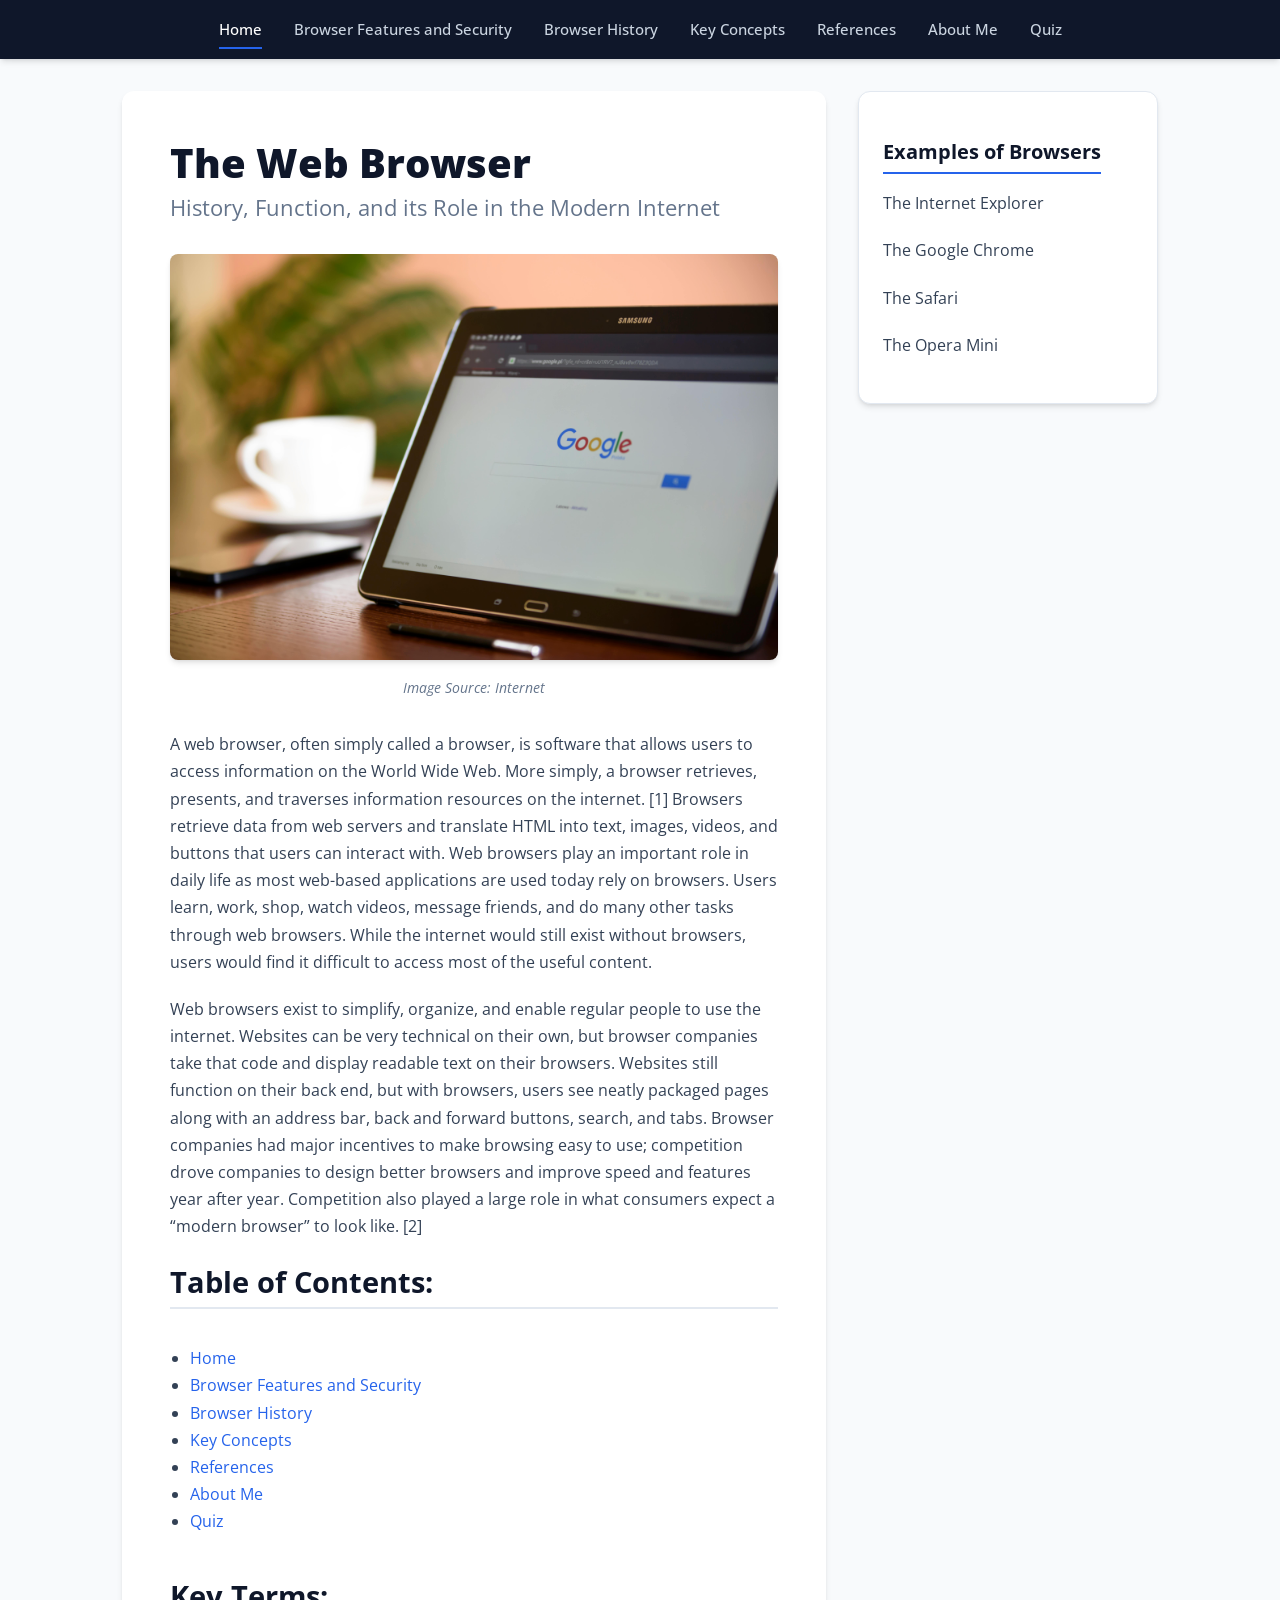
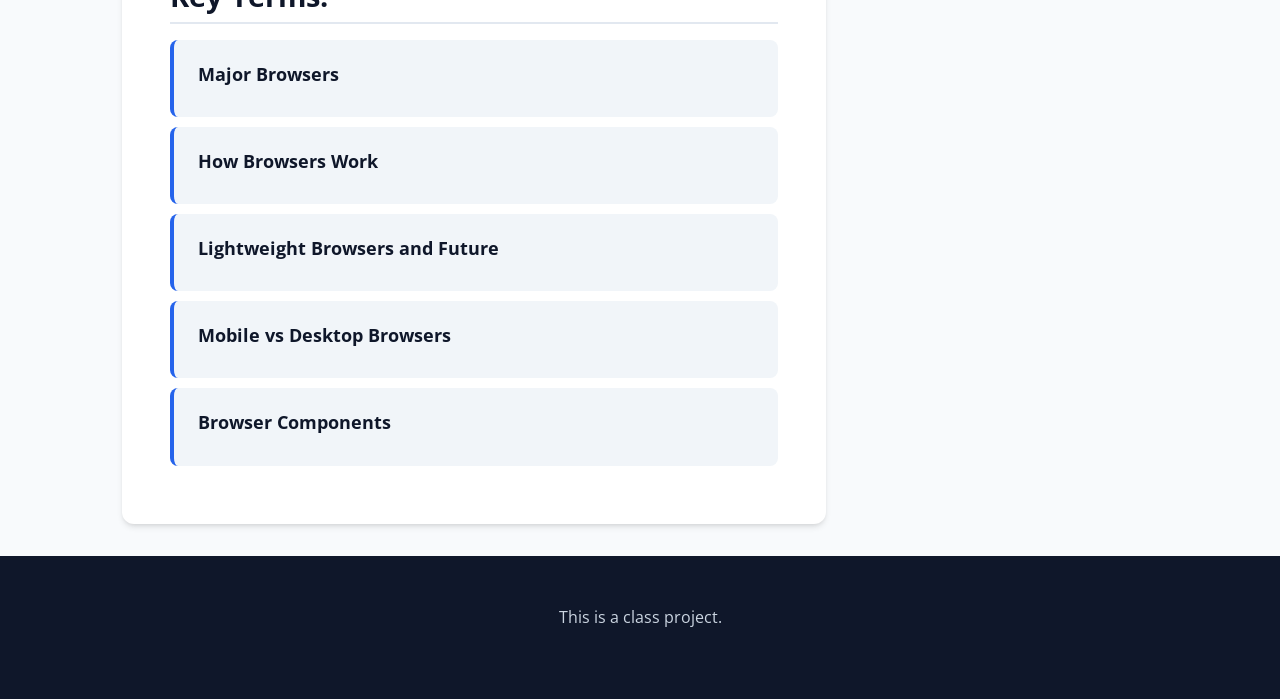
<file: index.html>
<!DOCTYPE html>
<html lang="en">

<head>
    <meta charset="UTF-8">
    <meta name="viewport" content="width=device-width, initial-scale=1.0">
    <title>Web Browser Research</title>
    <!-- Link Inter font from google server -->
    <link href="https://fonts.googleapis.com/css2?family=Open+Sans:ital,wght@0,300..800;1,300..800&display=swap"
        rel="stylesheet">
    <!-- Liniking external stylesheet -->
    <link href="style.css" rel="stylesheet">
</head>

<body>
    <header>
        <!-- Navigation Menu bar start -->
        <input type="checkbox" id="menu-toggle" class="menu-toggle"><label for="menu-toggle" class="hamburger"><span></span><span></span><span></span></label><nav>
            <ul class="nav-links">
                <li><a href="index.html" class="active">Home</a></li>
                <li><a href="browser-features-and-security.html">Browser Features and Security</a></li>
                <li><a href="browser-history.html">Browser History</a></li>
                <li><a href="key-concepts.html">Key Concepts</a></li>
                <li><a href="references.html">References</a></li>
                <li><a href="about-me.html" >About Me</a></li>
                <li><a href="quiz.html">Quiz</a></li>
            </ul>
        </nav>
        <!-- Navigation Menu bar end -->

    </header>

    <!-- Page Main Content start -->
    <div class="container">
        <main class="main-content">
            <h1>The Web Browser</h1>
            <h3>History, Function, and its Role in the Modern Internet</h3>
            
            <div class="img-wrapper">
                <img src="images/home.jpg" class="center-img" alt="Illustration of a modern web browser interface">
                <p>Image Source: Internet</p>
            </div>

            <p>A web browser, often simply called a browser, is software that allows users to access information on 
			    the World Wide Web. More simply, a browser retrieves, presents, and traverses information resources 
				on the internet. [1] Browsers retrieve data from web servers and translate HTML into text, images, 
				videos, and buttons that users can interact with. Web browsers play an important role in daily life 
				as most web-based applications are used today rely on browsers. Users learn, work, shop, watch videos, 
				message friends, and do many other tasks through web browsers. While the internet would still exist 
				without browsers, users would find it difficult to access most of the useful content.</p>
            
            <p>Web browsers exist to simplify, organize, and enable regular people to use the internet. Websites can 
			    be very technical on their own, but browser companies take that code and display readable text on their 
				browsers. Websites still function on their back end, but with browsers, users see neatly packaged pages 
				along with an address bar, back and forward buttons, search, and tabs. Browser companies had major incentives 
				to make browsing easy to use; competition drove companies to design better browsers and improve speed and 
				features year after year. Competition also played a large role in what consumers expect a “modern browser” 
				to look like. [2]</p>
            <h2>Table of Contents:</h2>
            <div>
                <ul style="padding:20px;">
                <li><a href="index.html" class="active">Home</a></li>
                <li><a href="browser-features-and-security.html">Browser Features and Security</a></li>
                <li><a href="browser-history.html">Browser History</a></li>
                <li><a href="key-concepts.html">Key Concepts</a></li>
                <li><a href="references.html">References</a></li>
                <li><a href="about-me.html" >About Me</a></li>
                <li><a href="quiz.html">Quiz</a></li>
            </ul>

            </div>

            <h2>Key Terms:</h2>
            <div>
                <div class="feature-item">
                    <h3>Major Browsers</h3>

                </div>
                <div class="feature-item">
                    <h3>How Browsers Work</h3>
                </div>
                <div class="feature-item">
                    <h3>Lightweight Browsers and Future</h3>
                </div>
                <div class="feature-item">
                    <h3>Mobile vs Desktop Browsers</h3>
                </div>
                <div class="feature-item">
                    <h3>Browser Components</h3>
                </div>
            </div>
        </main>

        <aside id="sidebar">
            <div class="sidebar-card">
                  <h2>Examples of Browsers</h2>
            <p>The Internet Explorer</p>
            <p>The Google Chrome</p>
            <p>The Safari</p>
            <p>The Opera Mini</p>
            </div>
        </aside>
    </div>

    <footer>
        <p><a href="https://ksuweb.github.io/IT3203/">This is a class project.</a></p>
    </footer>


</body>

</html>
</file>
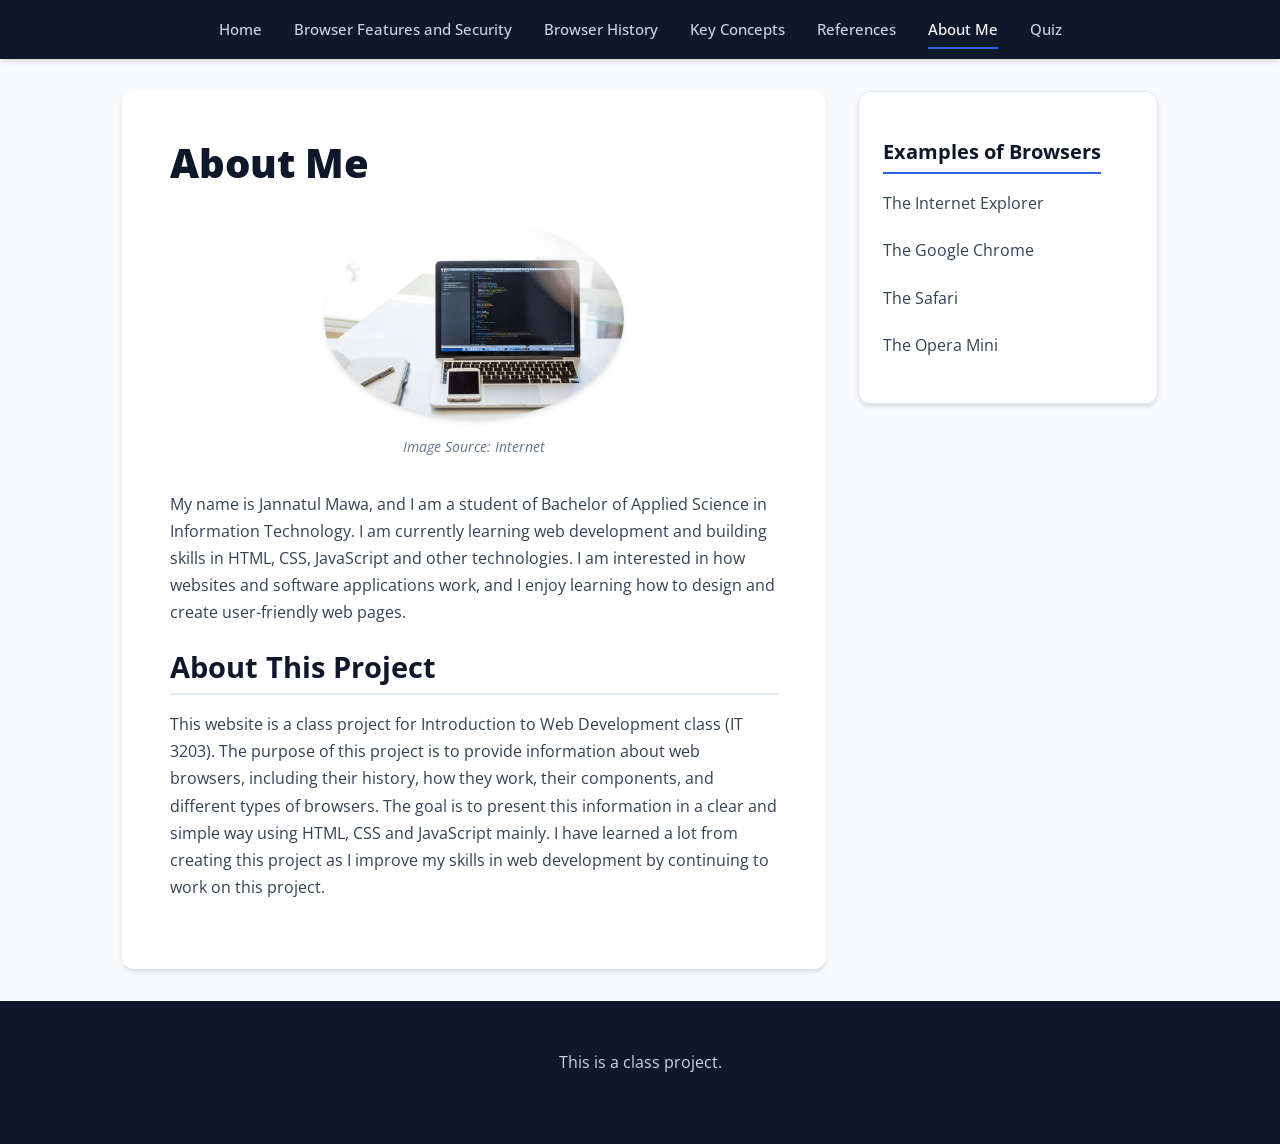
<file: about-me.html>
<!DOCTYPE html>
<html lang="en">

<head>
    <meta charset="UTF-8">
    <meta name="viewport" content="width=device-width, initial-scale=1.0">
    <title>Web Browser Research</title>

    <!-- Link Inter font from google server -->
    <link href="https://fonts.googleapis.com/css2?family=Open+Sans:ital,wght@0,300..800;1,300..800&display=swap"
        rel="stylesheet">
    <!-- Liniking external stylesheet -->

    <link href="style.css" rel="stylesheet">

</head>

<body>

    <header>
        <!-- Navigation Menu bar start -->
        <input type="checkbox" id="menu-toggle" class="menu-toggle"><label for="menu-toggle" class="hamburger"><span></span><span></span><span></span></label><nav>
            <ul class="nav-links">
                <li><a href="index.html">Home</a></li>
                <li><a href="browser-features-and-security.html">Browser Features and Security</a></li>
                <li><a href="browser-history.html">Browser History</a></li>
                <li><a href="key-concepts.html">Key Concepts</a></li>
                <li><a href="references.html">References</a></li>
                <li><a href="about-me.html" class="active">About Me</a></li>
                <li><a href="quiz.html">Quiz</a></li>
            </ul>
        </nav>
        <!-- Navigation Menu bar end -->

    </header>

    <!-- Page Main Content start -->
    <div class="container">
        <main class="main-content">
            <h1>About Me</h1>
            <div class="img-wrapper">
                <img src="images/aboutme.jpg" class="center-img" alt="Jannatul Mawa - BASIT Student"
                    style="max-width: 300px; border-radius: 50%;">
                <p>Image Source: Internet</p>
            </div>
            <p>My name is Jannatul Mawa, and I am a student of Bachelor of Applied Science in Information Technology. 
			    I am currently learning web development and building skills in HTML, CSS, JavaScript and other technologies. 
				I am interested in how websites and software applications work, and I enjoy learning how to design and create 
				user-friendly web pages.</p>

            <h2>About This Project</h2>
            <p>This website is a class project for Introduction to Web Development class (IT 3203). The purpose of this 
			    project is to provide information about web browsers, including their history, how they work, their components, 
				and different types of browsers. The goal is to present this information in a clear and simple way using HTML, 
				CSS and JavaScript mainly. I have learned a lot from creating this project as I improve my skills in web 
				development by continuing to work on this project.</p>
        </main>

        <aside id="sidebar">
            <div class="sidebar-card">
                <h2>Examples of Browsers</h2>
                <p>The Internet Explorer</p>
                <p>The Google Chrome</p>
                <p>The Safari</p>
                <p>The Opera Mini</p>
            </div>
        </aside>
    </div>

    <footer>
        <p><a href="https://ksuweb.github.io/IT3203/">This is a class project.</a></p>
    </footer>


</body>

</html>
</file>
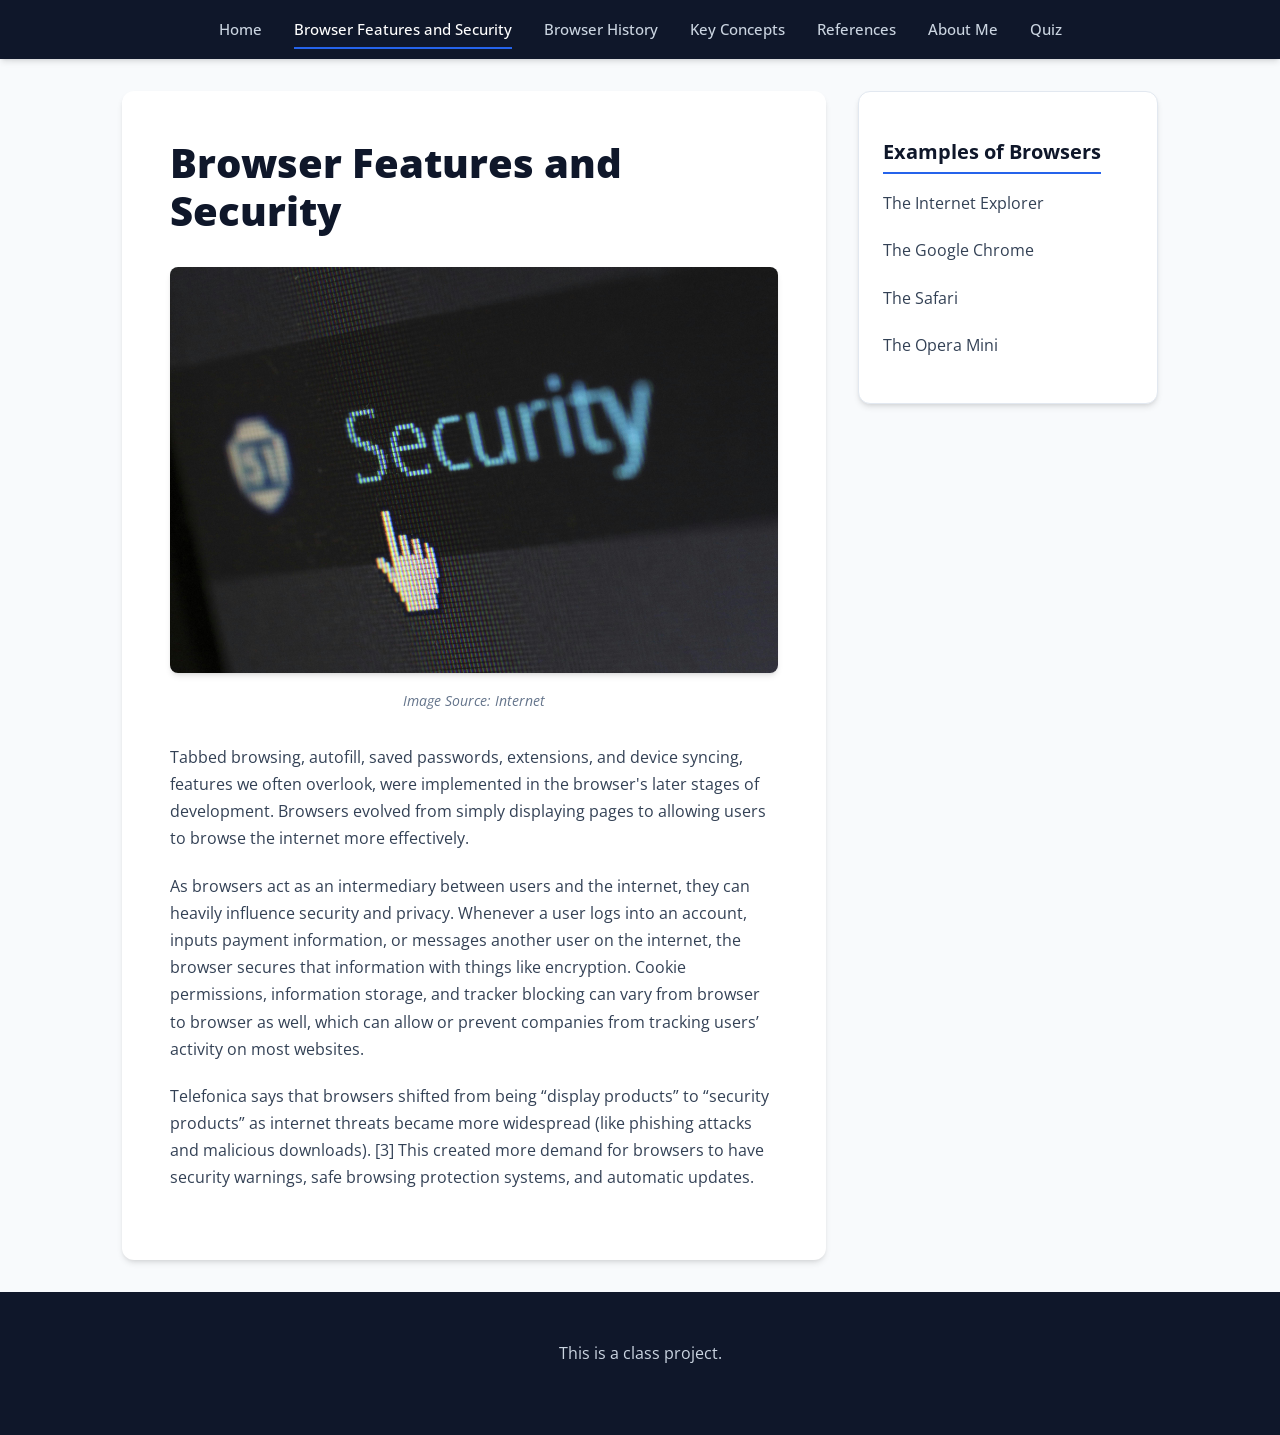
<file: browser-features-and-security.html>
<!DOCTYPE html>
<html lang="en">
<head>
    <meta charset="UTF-8">
    <meta name="viewport" content="width=device-width, initial-scale=1.0">
    <title>Web Browser Research</title>

    <!-- Link Inter font from google server -->
    <link href="https://fonts.googleapis.com/css2?family=Open+Sans:ital,wght@0,300..800;1,300..800&display=swap" rel="stylesheet">
     <!-- Liniking external stylesheet -->

    <link href="style.css" rel="stylesheet">
    
</head>
<body>

    <header>
        <!-- Navigation Menu bar start -->
        <input type="checkbox" id="menu-toggle" class="menu-toggle"><label for="menu-toggle" class="hamburger"><span></span><span></span><span></span></label><nav>
           <ul class="nav-links">
                <li><a href="index.html">Home</a></li>
                <li><a href="browser-features-and-security.html" class="active">Browser Features and Security</a></li>
                <li><a href="browser-history.html">Browser History</a></li>
                <li><a href="key-concepts.html">Key Concepts</a></li>
                <li><a href="references.html">References</a></li>
                <li><a href="about-me.html" >About Me</a></li>
                <li><a href="quiz.html">Quiz</a></li>
            </ul>
         </nav>
        <!-- Navigation Menu bar end -->

    </header>
    
    <!-- Page Main Content start -->
    <div class="container">
        <main class="main-content">
            <h1>Browser Features and Security</h1>
            
            <div class="img-wrapper">
                <img src="images/security.jpg" class="center-img" alt="Visual representation of web security concepts">
                <p>Image Source: Internet</p>
            </div>
            
            <p>Tabbed browsing, autofill, saved passwords, extensions, and device syncing, features we often 
			    overlook, were implemented in the browser's later stages of development. Browsers evolved from 
				simply displaying pages to allowing users to browse the internet more effectively.</p>
            
            <p>As browsers act as an intermediary between users and the internet, they can heavily influence 
			    security and privacy. Whenever a user logs into an account, inputs payment information, or 
				messages another user on the internet, the browser secures that information with things like 
				encryption. Cookie permissions, information storage, and tracker blocking can vary from browser 
				to browser as well, which can allow or prevent companies from tracking users’ activity on most 
				websites.</p>

            <p>Telefonica says that browsers shifted from being “display products” to “security products” as 
			    internet threats became more widespread (like phishing attacks and malicious downloads). [3] 
				This created more demand for browsers to have security warnings, safe browsing protection 
				systems, and automatic updates.</p>
        </main>  
        
        <aside id="sidebar">
            <div class="sidebar-card">
                  <h2>Examples of Browsers</h2>
            <p>The Internet Explorer</p>
            <p>The Google Chrome</p>
            <p>The Safari</p>
            <p>The Opera Mini</p>
            </div>
        </aside>
    </div>
    
    <footer>        
        <p><a href="https://ksuweb.github.io/IT3203/">This is a class project.</a></p>
    </footer>

    
</body>
</html>
</file>
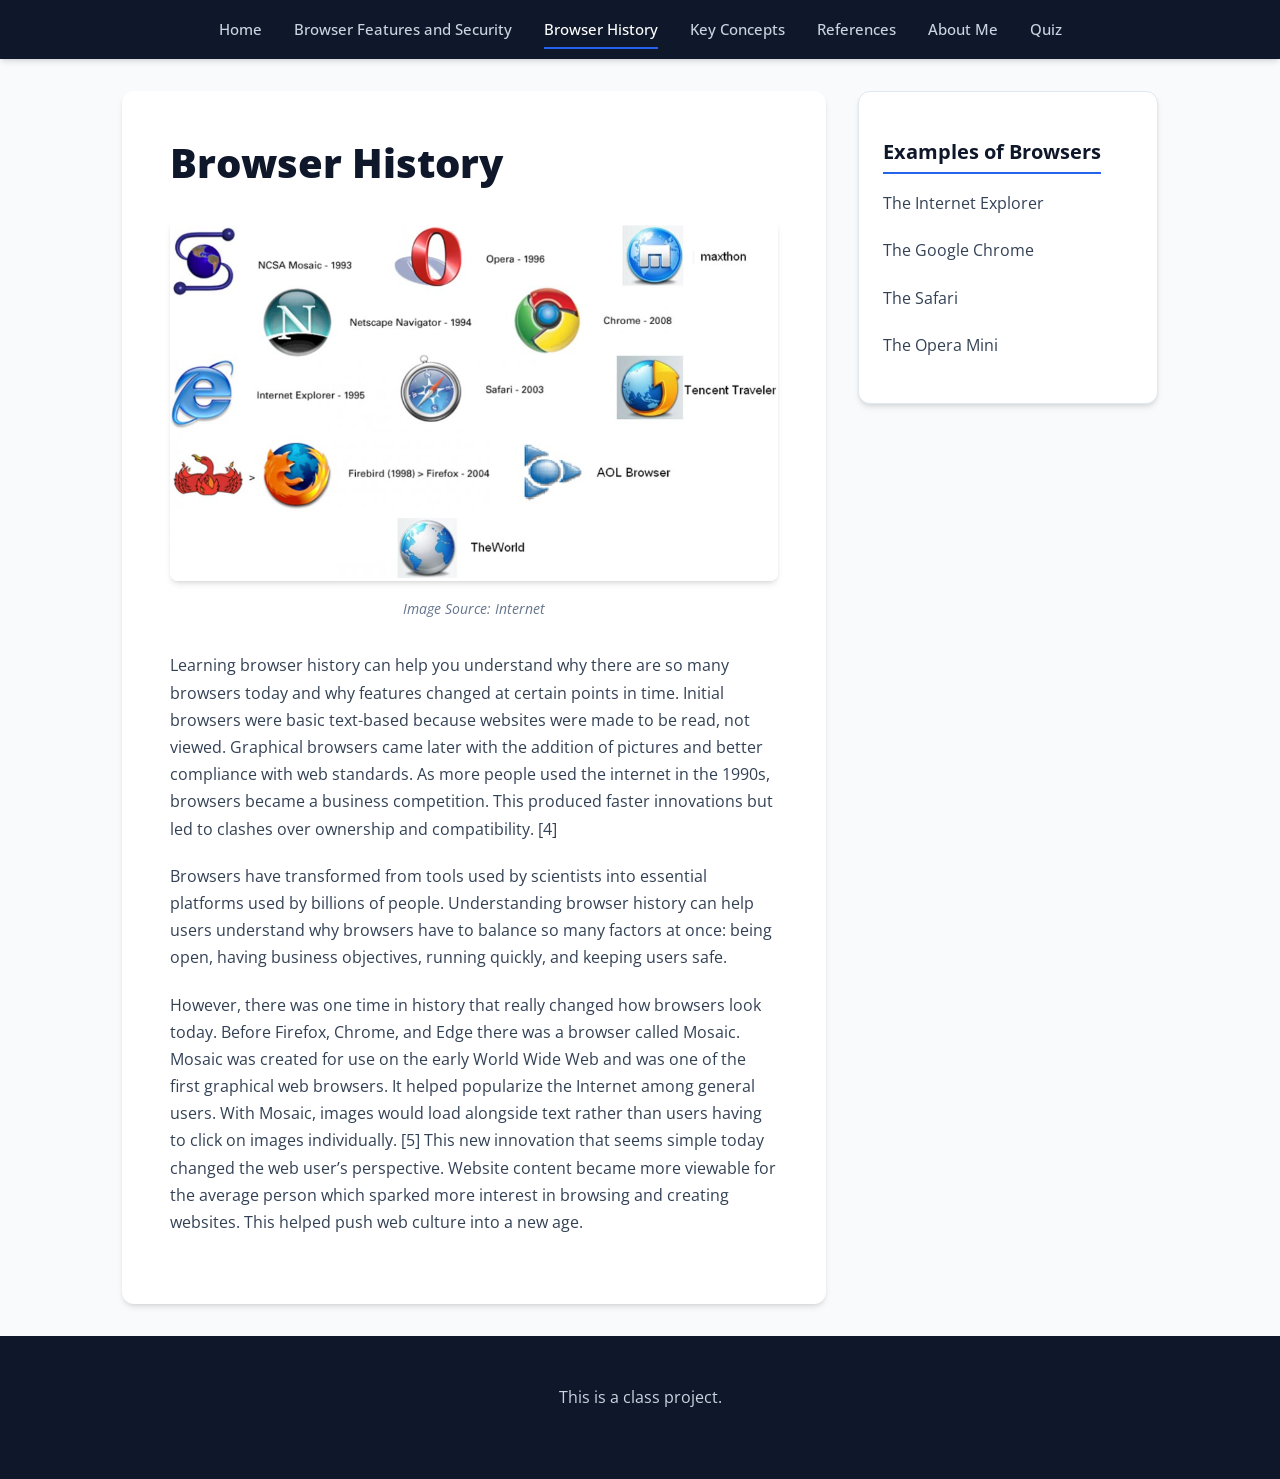
<file: browser-history.html>
<!DOCTYPE html>
<html lang="en">
<head>
    <meta charset="UTF-8">
    <meta name="viewport" content="width=device-width, initial-scale=1.0">
    <title>Web Browser Research</title>

    <!-- Link Inter font from google server -->
    <link href="https://fonts.googleapis.com/css2?family=Open+Sans:ital,wght@0,300..800;1,300..800&display=swap" rel="stylesheet">
     <!-- Liniking external stylesheet -->

    <link href="style.css" rel="stylesheet">
    
</head>
<body>

    <header>
        <!-- Navigation Menu bar start -->
        <input type="checkbox" id="menu-toggle" class="menu-toggle"><label for="menu-toggle" class="hamburger"><span></span><span></span><span></span></label><nav>
           <ul class="nav-links">
                <li><a href="index.html">Home</a></li>
                <li><a href="browser-features-and-security.html">Browser Features and Security</a></li>
                <li><a href="browser-history.html" class="active">Browser History</a></li>
                <li><a href="key-concepts.html">Key Concepts</a></li>
                <li><a href="references.html">References</a></li>
                <li><a href="about-me.html" >About Me</a></li>
                <li><a href="quiz.html">Quiz</a></li>
            </ul>
        </nav>
        <!-- Navigation Menu bar end -->

    </header>
    
    <!-- Page Main Content start -->
    <div class="container">
        <main class="main-content">
            <h1>Browser History</h1>
            
            <div class="img-wrapper">
                <img src="images/browser-history.png" class="center-img" alt="Timeline of major web browser developments">
                <p>Image Source: Internet</p>
            </div>
            
            <p>Learning browser history can help you understand why there are so many browsers today and why features changed 
			    at certain points in time. Initial browsers were basic text-based because websites were made to be read, not viewed. 
				Graphical browsers came later with the addition of pictures and better compliance with web standards. As more people 
				used the internet in the 1990s, browsers became a business competition. This produced faster innovations but led to 
				clashes over ownership and compatibility. [4]</p>
            
            <p>Browsers have transformed from tools used by scientists into essential platforms used by billions of people. Understanding 
			    browser history can help users understand why browsers have to balance so many factors at once: being open, having business 
				objectives, running quickly, and keeping users safe.</p>
            
            <p>However, there was one time in history that really changed how browsers look today. Before Firefox, Chrome, and Edge there 
			    was a browser called Mosaic. Mosaic was created for use on the early World Wide Web and was one of the first graphical web 
				browsers. It helped popularize the Internet among general users. With Mosaic, images would load alongside text rather than 
				users having to click on images individually. [5] This new innovation that seems simple today changed the web user’s perspective. 
				Website content became more viewable for the average person which sparked more interest in browsing and creating websites. 
				This helped push web culture into a new age.</p>
        </main>  
        
        <aside id="sidebar">
            <div class="sidebar-card">
                  <h2>Examples of Browsers</h2>
            <p>The Internet Explorer</p>
            <p>The Google Chrome</p>
            <p>The Safari</p>
            <p>The Opera Mini</p>
            </div>
        </aside>
    </div>
    
    <footer>        
        <p><a href="https://ksuweb.github.io/IT3203/">This is a class project.</a></p>
    </footer>

    
</body>
</html>
</file>
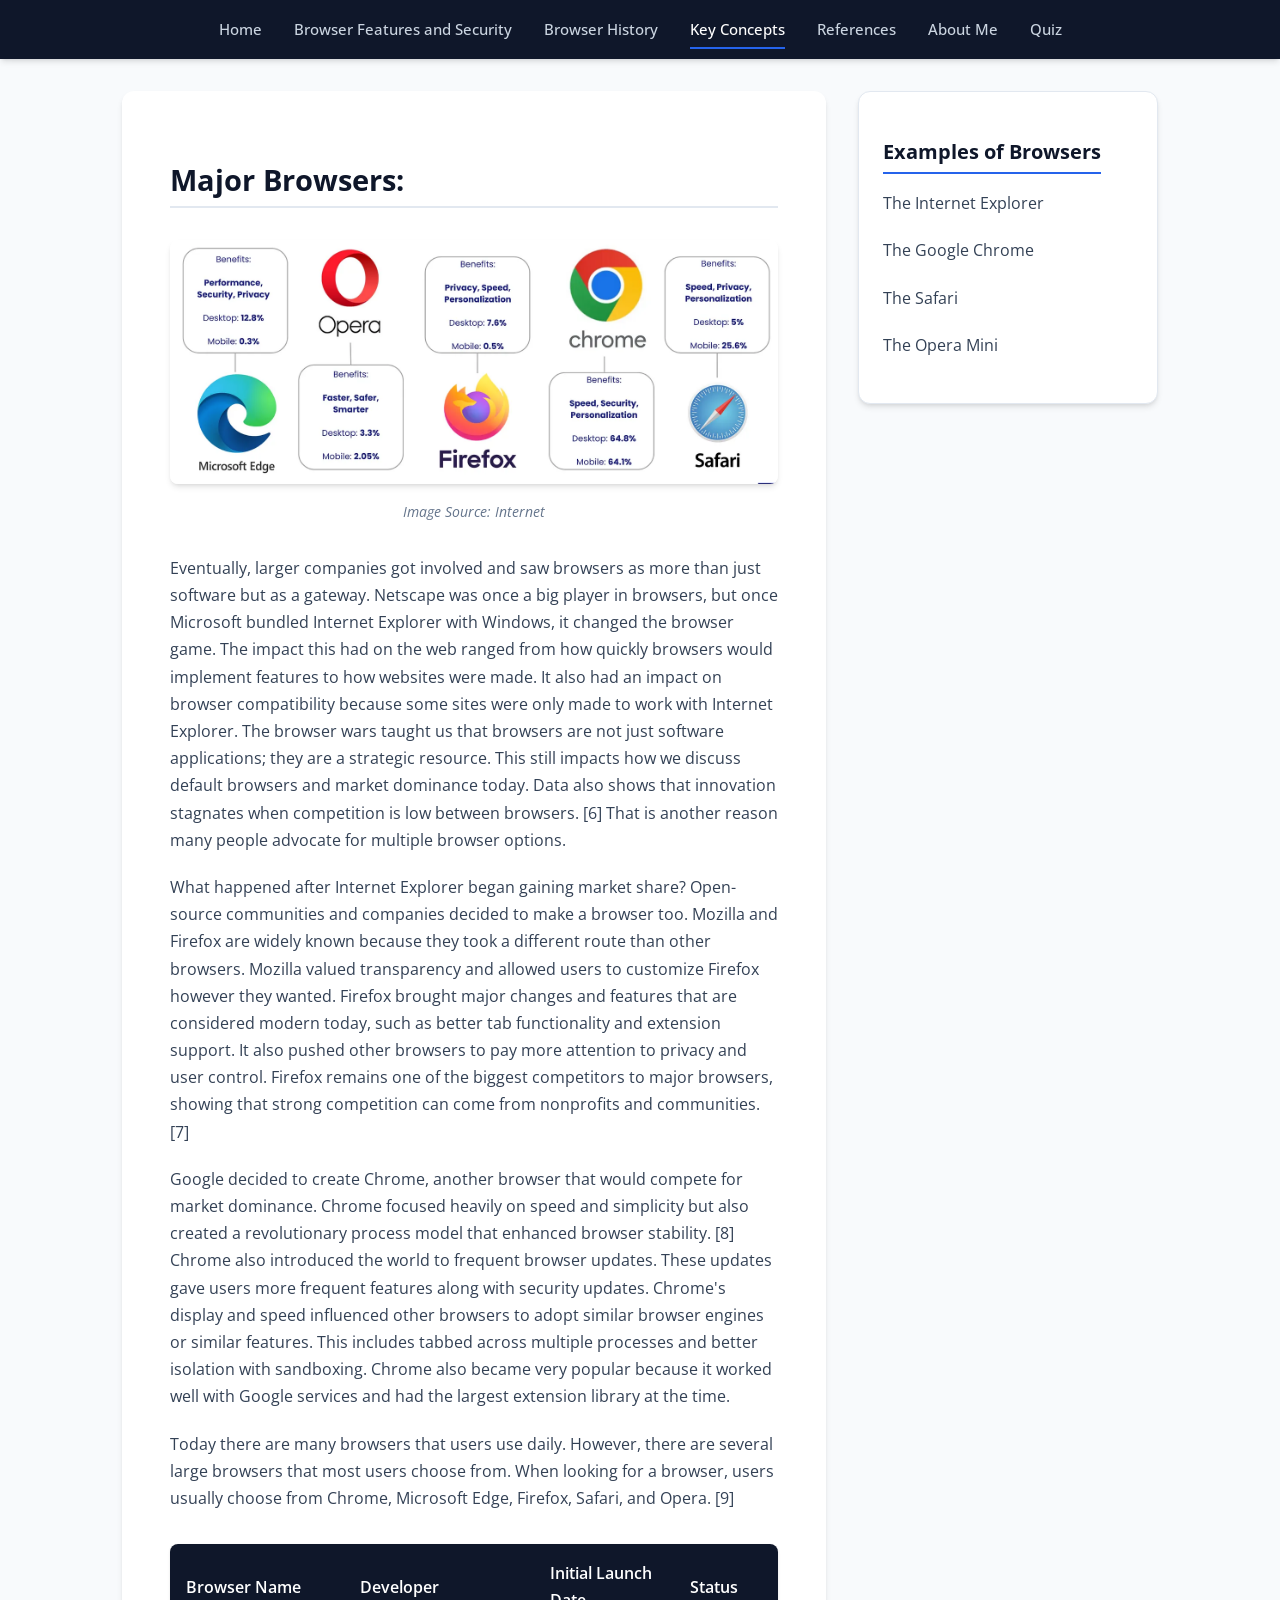
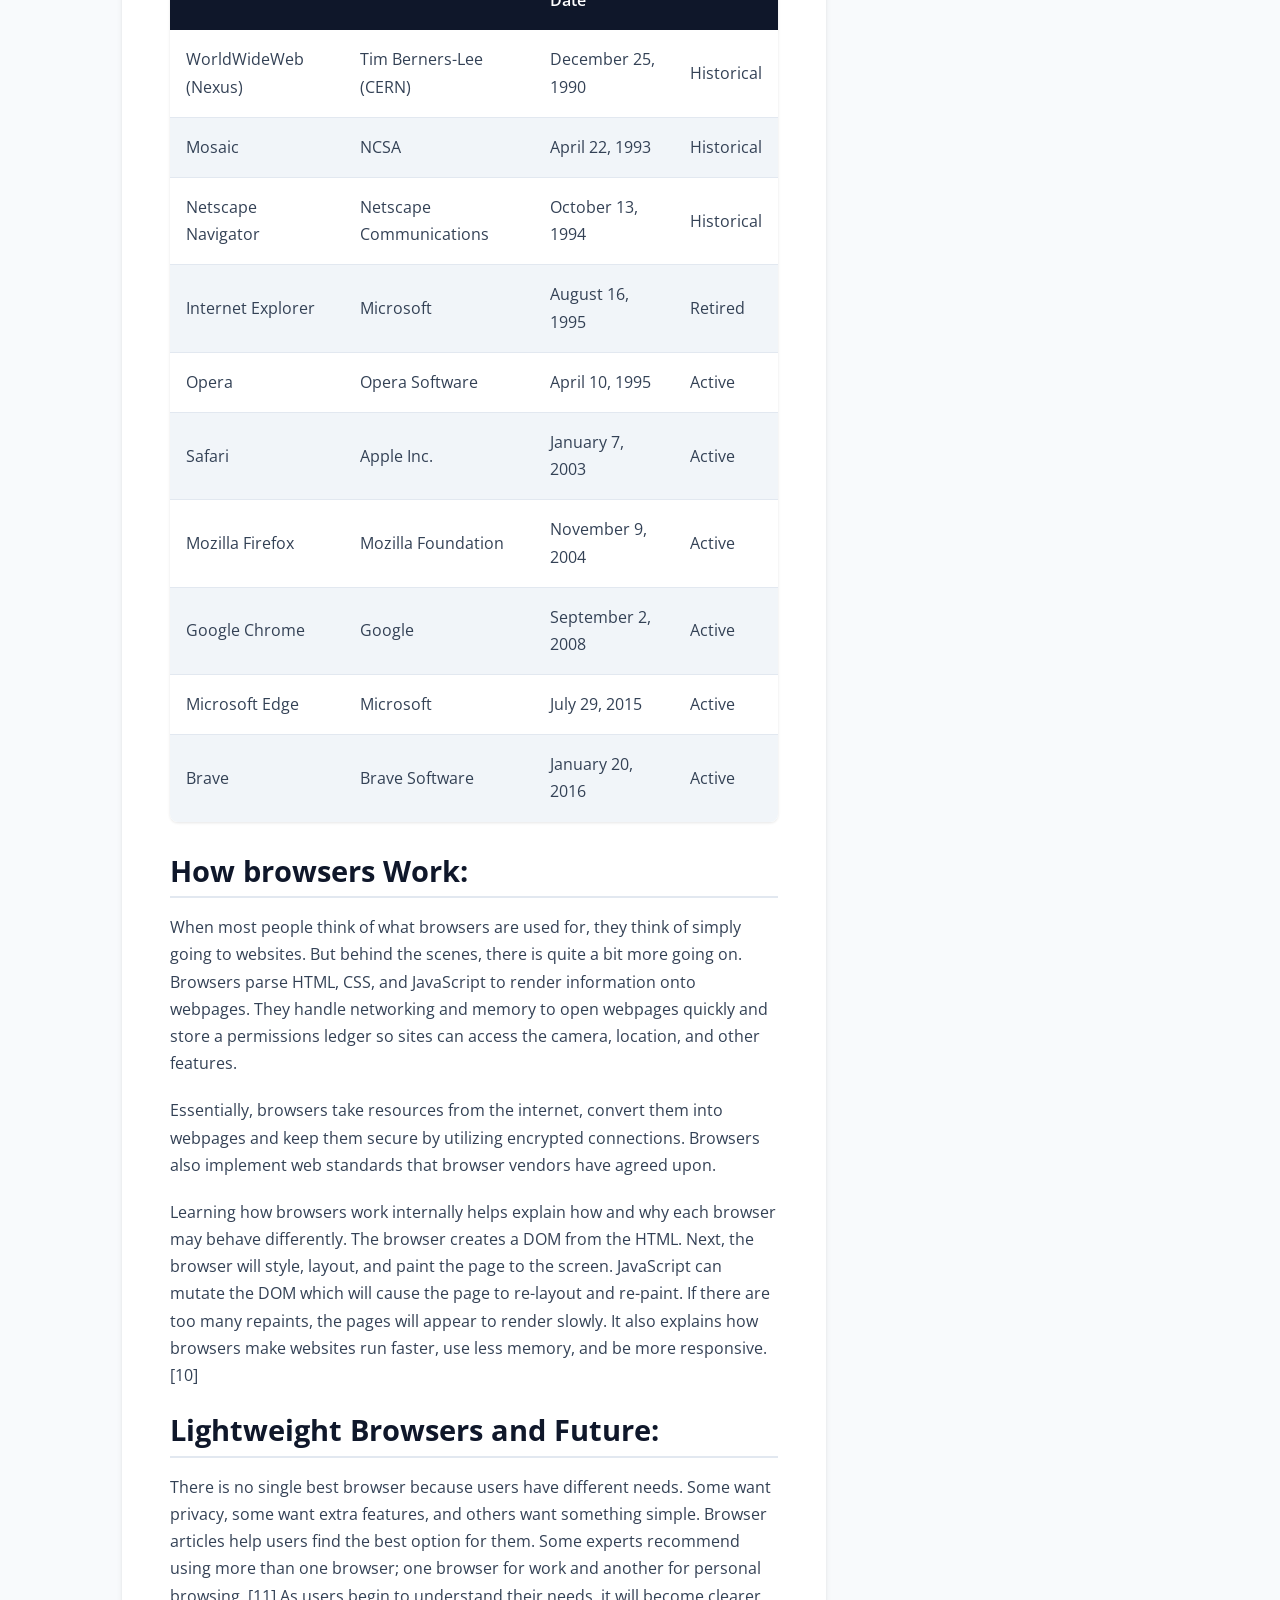
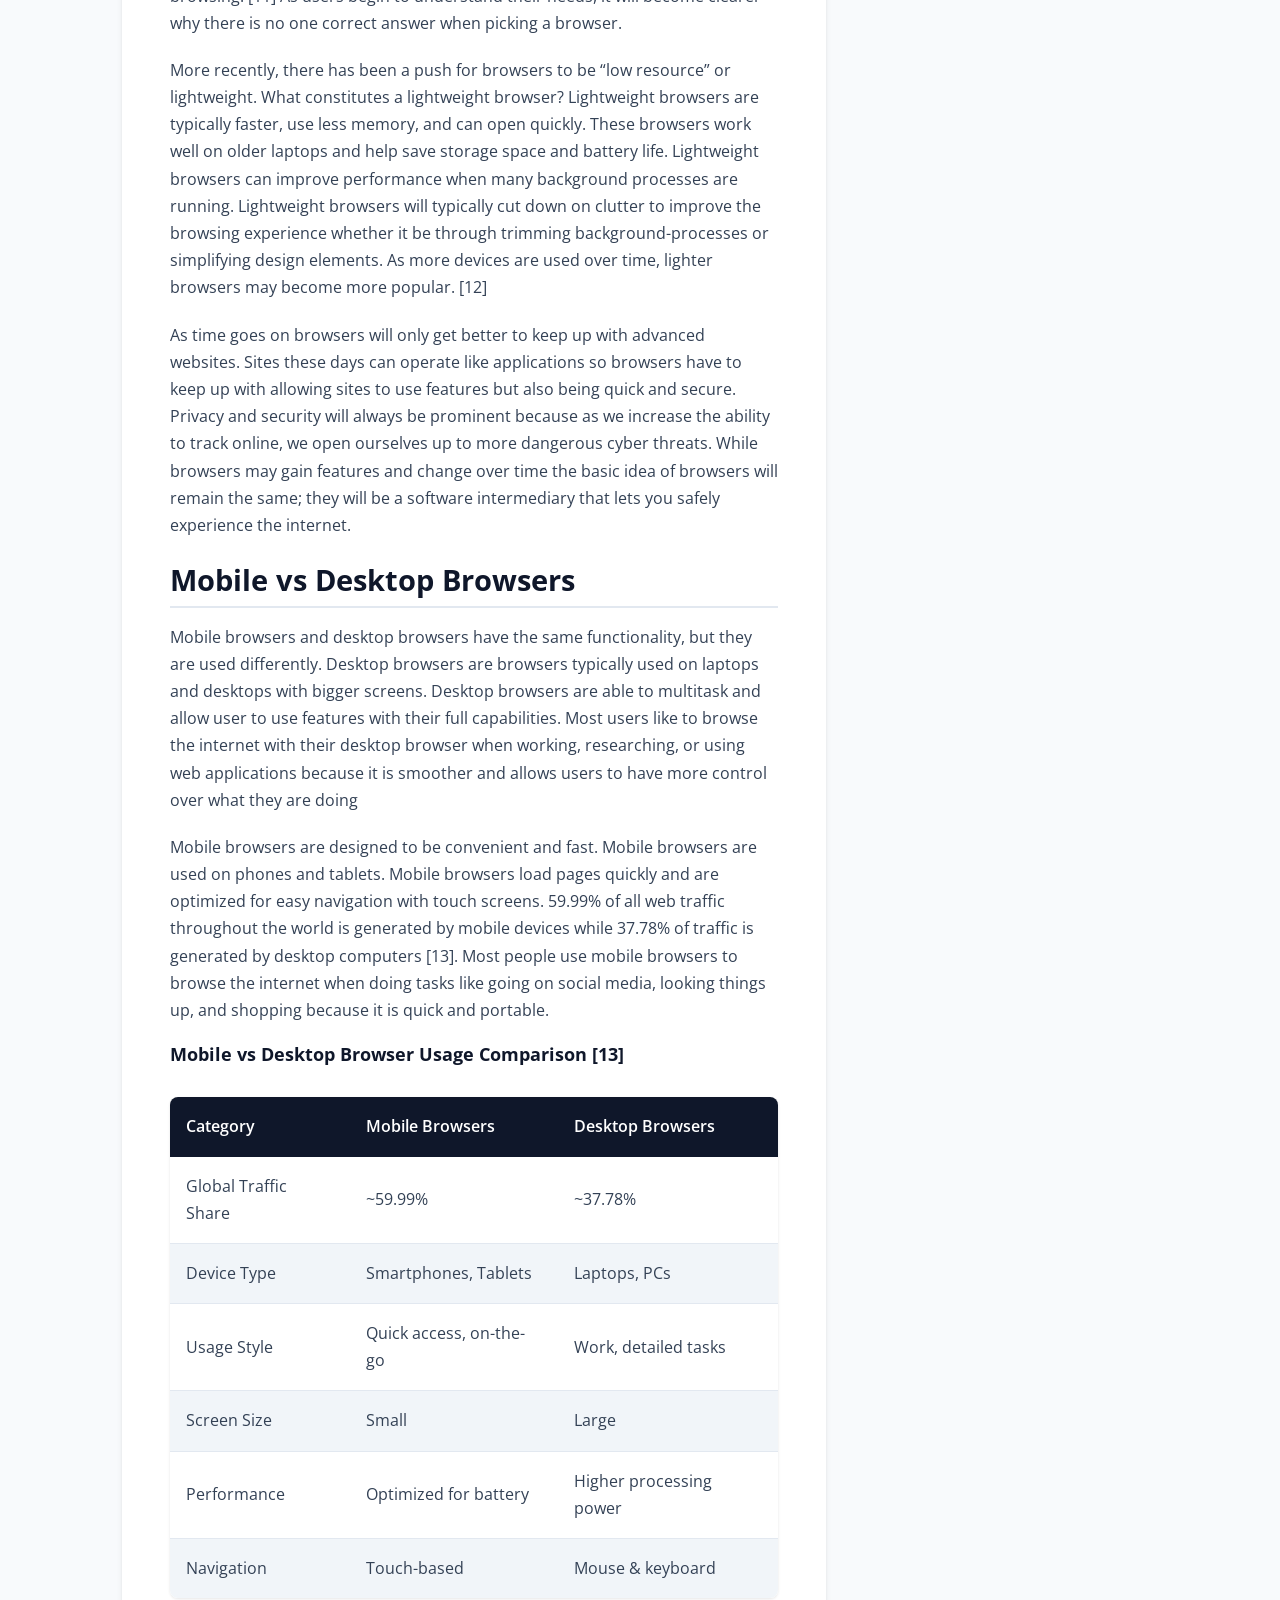
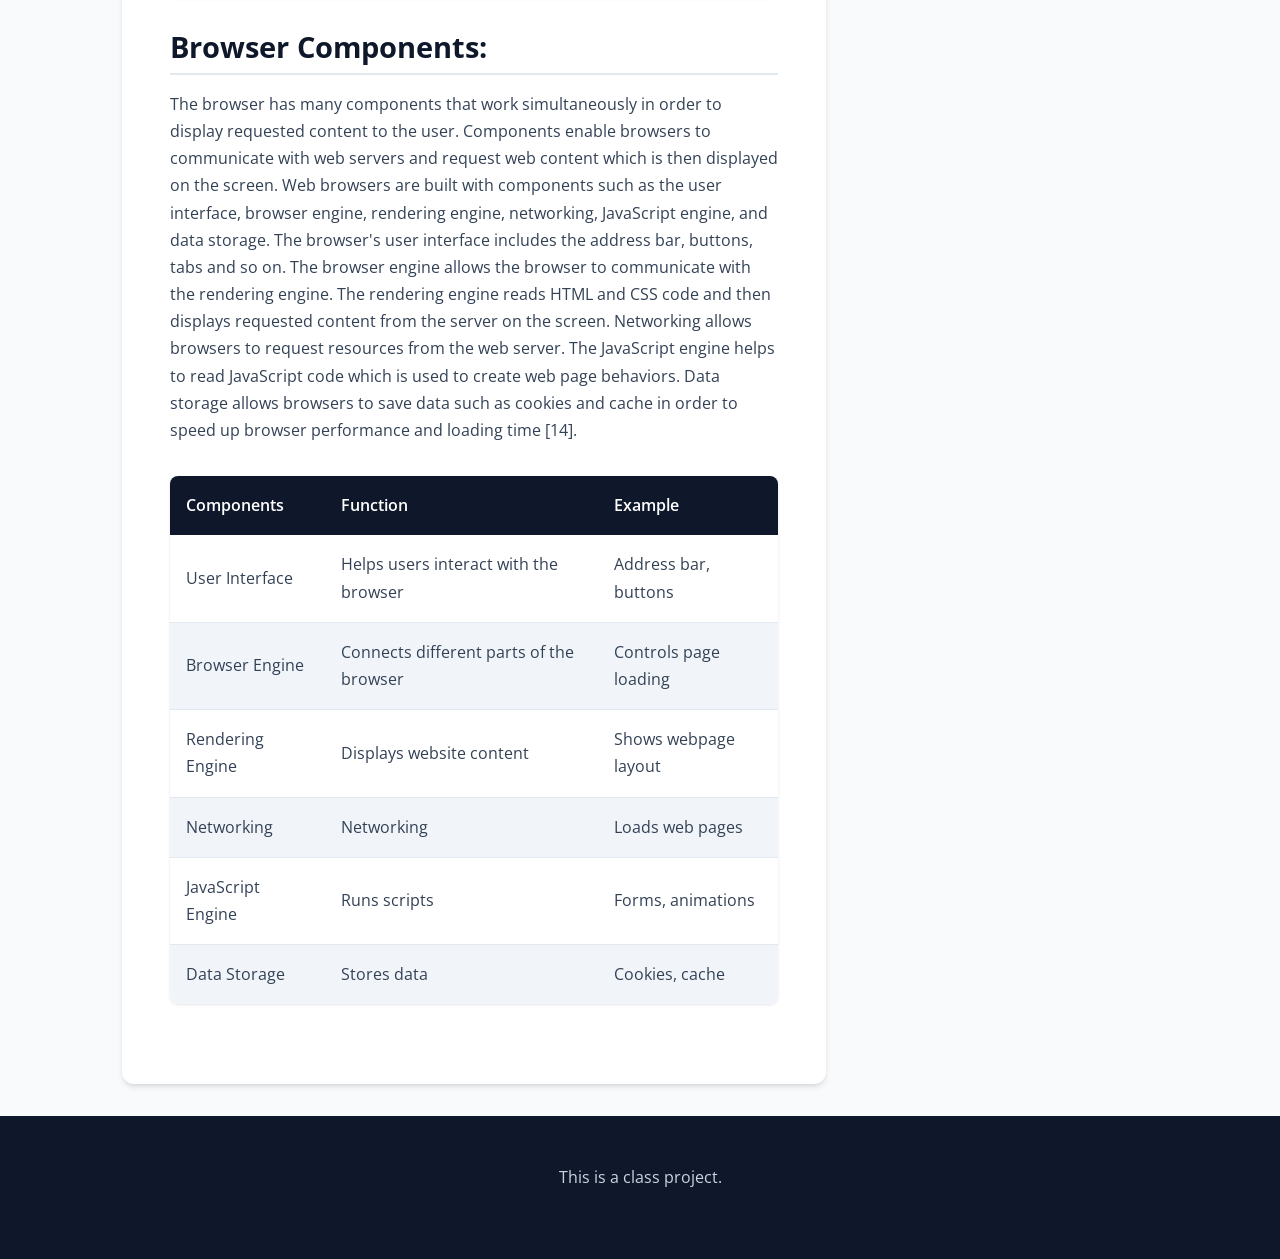
<file: key-concepts.html>
<!DOCTYPE html>
<html lang="en">

<head>
    <meta charset="UTF-8">
    <meta name="viewport" content="width=device-width, initial-scale=1.0">
    <title>Web Browser Research</title>

    <!-- Link Inter font from google server -->
    <link href="https://fonts.googleapis.com/css2?family=Open+Sans:ital,wght@0,300..800;1,300..800&display=swap"
        rel="stylesheet">
    <!-- Liniking external stylesheet -->

    <link href="style.css" rel="stylesheet">

</head>

<body>

    <header>
        <!-- Navigation Menu bar start -->
        <input type="checkbox" id="menu-toggle" class="menu-toggle"><label for="menu-toggle" class="hamburger"><span></span><span></span><span></span></label><nav>
            <ul class="nav-links">
                <li><a href="index.html">Home</a></li>
                <li><a href="browser-features-and-security.html">Browser Features and Security</a></li>
                <li><a href="browser-history.html">Browser History</a></li>
                <li><a href="key-concepts.html" class="active">Key Concepts</a></li>
                <li><a href="references.html">References</a></li>
                <li><a href="about-me.html">About Me</a></li>
                <li><a href="quiz.html">Quiz</a></li>
            </ul>
        </nav>
        <!-- Navigation Menu bar end -->

    </header>

    <!-- Page Main Content start -->
    <div class="container">
        <main class="main-content">
            <h2>Major Browsers:</h2>
            <div class="img-wrapper">
                <img src="images/major-browsers.png" class="center-img" alt="Major modern browsers logo collection">
                <p>Image Source: Internet</p>
            </div>

            <p>Eventually, larger companies got involved and saw browsers as more than just software but as a gateway.
                Netscape was once a big player in browsers, but once Microsoft bundled Internet Explorer with Windows,
                it changed the browser game. The impact this had on the web ranged from how quickly browsers would
                implement features to how websites were made. It also had an impact on browser compatibility because
                some sites were only made to work with Internet Explorer. The browser wars taught us that browsers are
                not just software applications; they are a strategic resource. This still impacts how we discuss default
                browsers and market dominance today. Data also shows that innovation stagnates when competition is low
                between browsers. [6] That is another reason many people advocate for multiple browser options.</p>

            <p>What happened after Internet Explorer began gaining market share? Open-source communities and companies
                decided to make a browser too. Mozilla and Firefox are widely known because they took a different route
                than other browsers. Mozilla valued transparency and allowed users to customize Firefox however they
                wanted. Firefox brought major changes and features that are considered modern today, such as better tab
                functionality and extension support. It also pushed other browsers to pay more attention to privacy and
                user control. Firefox remains one of the biggest competitors to major browsers, showing that strong
                competition can come from nonprofits and communities. [7]</p>

            <p>Google decided to create Chrome, another browser that would compete for market dominance. Chrome focused
                heavily on speed and simplicity but also created a revolutionary process model that enhanced browser
                stability. [8] Chrome also introduced the world to frequent browser updates. These updates gave users
                more frequent features along with security updates. Chrome's display and speed influenced other browsers
                to adopt similar browser engines or similar features. This includes tabbed across multiple processes and
                better isolation with sandboxing. Chrome also became very popular because it worked well with Google
                services and had the largest extension library at the time.</p>

            <p>Today there are many browsers that users use daily. However, there are several large browsers that most
                users choose from. When looking for a browser, users usually choose from Chrome, Microsoft Edge,
                Firefox, Safari, and Opera. [9]</p>

            <div class="table-container">
                <table>
                    <thead>
                        <tr>
                            <th>Browser Name</th>
                            <th>Developer</th>
                            <th>Initial Launch Date</th>
                            <th>Status</th>
                        </tr>
                    </thead>
                    <tbody>
                        <tr>
                            <td>WorldWideWeb (Nexus)</td>
                            <td>Tim Berners-Lee (CERN)</td>
                            <td>December 25, 1990</td>
                            <td>Historical</td>
                        </tr>
                        <tr>
                            <td>Mosaic</td>
                            <td>NCSA</td>
                            <td>April 22, 1993</td>
                            <td>Historical</td>
                        </tr>
                        <tr>
                            <td>Netscape Navigator</td>
                            <td>Netscape Communications</td>
                            <td>October 13, 1994</td>
                            <td>Historical</td>
                        </tr>
                        <tr>
                            <td>Internet Explorer</td>
                            <td>Microsoft</td>
                            <td>August 16, 1995</td>
                            <td>Retired</td>
                        </tr>
                        <tr>
                            <td>Opera</td>
                            <td>Opera Software</td>
                            <td>April 10, 1995</td>
                            <td>Active</td>
                        </tr>
                        <tr>
                            <td>Safari</td>
                            <td>Apple Inc.</td>
                            <td>January 7, 2003</td>
                            <td>Active</td>
                        </tr>
                        <tr>
                            <td>Mozilla Firefox</td>
                            <td>Mozilla Foundation</td>
                            <td>November 9, 2004</td>
                            <td>Active</td>
                        </tr>
                        <tr>
                            <td>Google Chrome</td>
                            <td>Google</td>
                            <td>September 2, 2008</td>
                            <td>Active</td>
                        </tr>
                        <tr>
                            <td>Microsoft Edge</td>
                            <td>Microsoft</td>
                            <td>July 29, 2015</td>
                            <td>Active</td>
                        </tr>
                        <tr>
                            <td>Brave</td>
                            <td>Brave Software</td>
                            <td>January 20, 2016</td>
                            <td>Active</td>
                        </tr>
                    </tbody>
                </table>
            </div>

            <h2>How browsers Work:</h2>
            <p>When most people think of what browsers are used for, they think of simply going to websites. But behind
     			the scenes, there is quite a bit more going on. Browsers parse HTML, CSS, and JavaScript to render information 
				onto webpages. They handle networking and memory to open webpages quickly and store a permissions ledger so sites 
				can access the camera, location, and other features.</p>

            <p>Essentially, browsers take resources from the internet, convert them into webpages and keep them secure by utilizing 
			    encrypted connections. Browsers also implement web standards that browser vendors have agreed upon.</p>

            <p>Learning how browsers work internally helps explain how and why each browser may behave differently. The browser creates 
			    a DOM from the HTML. Next, the browser will style, layout, and paint the page to the screen. JavaScript can mutate the 
				DOM which will cause the page to re-layout and re-paint. If there are too many repaints, the pages will appear to render 
				slowly. It also explains how browsers make websites run faster, use less memory, and be more responsive. [10]</p>

            <h2>Lightweight Browsers and Future:</h2>
            <p>There is no single best browser because users have different needs. Some want privacy, some
                want extra features, and others want something simple. Browser articles help users find the best
                option for them. Some experts recommend using more than one browser; one browser for work
                and another for personal browsing. [11] As users begin to understand their needs, it will become
                clearer why there is no one correct answer when picking a browser.</p>
            <p>More recently, there has been a push for browsers to be “low resource” or lightweight. What
                constitutes a lightweight browser? Lightweight browsers are typically faster, use less memory,
                and can open quickly. These browsers work well on older laptops and help save storage space
                and battery life. Lightweight browsers can improve performance when many background
                processes are running. Lightweight browsers will typically cut down on clutter to improve the
                browsing experience whether it be through trimming background-processes or simplifying
                design elements. As more devices are used over time, lighter browsers may become more
                popular. [12]</p>
            <p>As time goes on browsers will only get better to keep up with advanced websites. Sites these days 
			    can operate like applications so browsers have to keep up with allowing sites to use features but 
				also being quick and secure. Privacy and security will always be prominent because as we increase 
				the ability to track online, we open ourselves up to more dangerous cyber threats. While browsers 
				may gain features and change over time the basic idea of browsers will remain the same; they will 
				be a software intermediary that lets you safely experience the internet.</p>

            <h2>Mobile vs Desktop Browsers</h2>
            <p>Mobile browsers and desktop browsers have the same functionality, but they are used differently. Desktop
                browsers are browsers typically used on laptops and desktops with bigger screens. Desktop browsers are
                able to multitask and allow user to use features with their full capabilities. Most users like to browse
                the internet with their desktop browser when working, researching, or using web applications because it
                is smoother and allows users to have more control over what they are doing</p>

            <p>Mobile browsers are designed to be convenient and fast. Mobile browsers are used on phones and tablets.
                Mobile browsers load pages quickly and are optimized for easy navigation with touch screens. 59.99% of
                all web traffic throughout the world is generated by mobile devices while 37.78% of traffic is generated
                by desktop computers [13]. Most people use mobile browsers to browse the internet when doing tasks like
                going on social media, looking things up, and shopping because it is quick and portable. </p>

            <h3 style="font-size: 1.1rem; margin-top: 1rem;">Mobile vs Desktop Browser Usage Comparison [13]</h3>
            <div class="table-container">
                <table>
                    <thead>
                        <tr>
                            <th>Category</th>
                            <th>Mobile Browsers</th>
                            <th>Desktop Browsers</th>
                        </tr>
                    </thead>
                    <tbody>
                        <tr>
                            <td>Global Traffic Share</td>
                            <td>~59.99%</td>
                            <td>~37.78%</td>
                        </tr>
                        <tr>
                            <td>Device Type</td>
                            <td>Smartphones, Tablets</td>
                            <td>Laptops, PCs</td>
                        </tr>
                        <tr>
                            <td>Usage Style</td>
                            <td>Quick access, on-the-go</td>
                            <td>Work, detailed tasks</td>
                        </tr>
                        <tr>
                            <td>Screen Size</td>
                            <td>Small</td>
                            <td>Large</td>
                        </tr>
                        <tr>
                            <td>Performance</td>
                            <td>Optimized for battery</td>
                            <td>Higher processing power</td>
                        </tr>
                        <tr>
                            <td>Navigation</td>
                            <td>Touch-based</td>
                            <td>Mouse & keyboard</td>
                        </tr>
                    </tbody>
                </table>
            </div>

            <h2>Browser Components:</h2>

            <p>The browser has many components that work simultaneously in order to display requested content to the
                user. Components enable browsers to communicate with web servers and request web content which is then
                displayed on the screen. Web browsers are built with components such as the user interface, browser
                engine, rendering engine, networking, JavaScript engine, and data storage. The browser's user interface
                includes the address bar, buttons, tabs and so on. The browser engine allows the browser to communicate
                with the rendering engine. The rendering engine reads HTML and CSS code and then displays requested
                content from the server on the screen. Networking allows browsers to request resources from the web
                server. The JavaScript engine helps to read JavaScript code which is used to create web page behaviors.
                Data storage allows browsers to save data such as cookies and cache in order to speed up browser
                performance and loading time [14].</p>

            <div class="table-container">
                <table>
                    <thead>
                        <tr>
                            <th>Components</th>
                            <th>Function</th>
                            <th>Example</th>
                        </tr>
                    </thead>
                    <tbody>
                        <tr>
                            <td>User Interface</td>
                            <td>Helps users interact with the browser</td>
                            <td>Address bar, buttons</td>
                        </tr>
                        <tr>
                            <td>Browser Engine</td>
                            <td>Connects different parts of the browser</td>
                            <td>Controls page loading</td>
                        </tr>
                        <tr>
                            <td>Rendering Engine</td>
                            <td>Displays website content</td>
                            <td>Shows webpage layout</td>
                        </tr>
                        <tr>
                            <td>Networking</td>
                            <td>Networking</td>
                            <td>Loads web pages</td>
                        </tr>
                        <tr>
                            <td>JavaScript Engine</td>
                            <td>Runs scripts</td>
                            <td>Forms, animations</td>
                        </tr>
                        <tr>
                            <td>Data Storage</td>
                            <td>Stores data</td>
                            <td>Cookies, cache</td>
                        </tr>
                    </tbody>
                </table>
            </div>
        </main>

        <aside id="sidebar">
            <div class="sidebar-card">
            <h2>Examples of Browsers</h2>
            <p>The Internet Explorer</p>
            <p>The Google Chrome</p>
            <p>The Safari</p>
            <p>The Opera Mini</p>
            </div>            
        </aside>
    </div>

    <footer>
        <p><a href="https://ksuweb.github.io/IT3203/">This is a class project.</a></p>
    </footer>


</body>

</html>
</file>
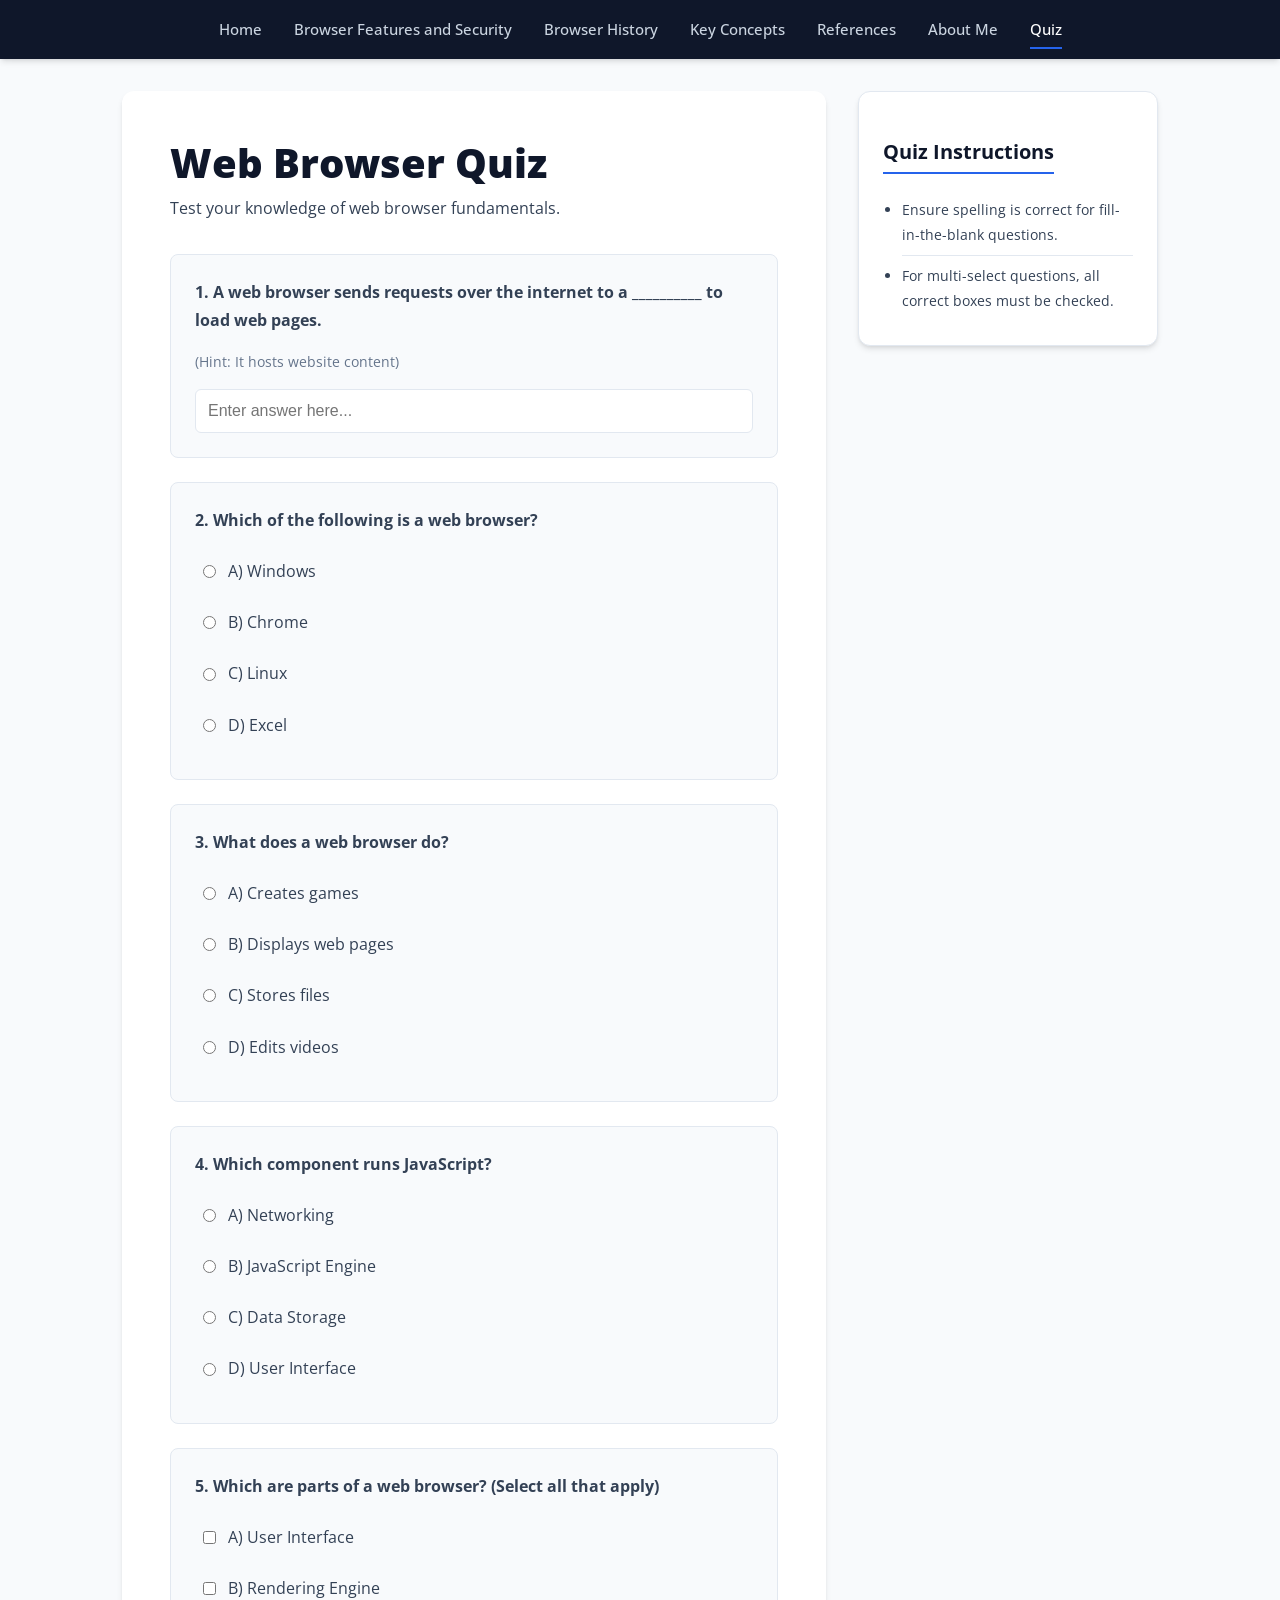
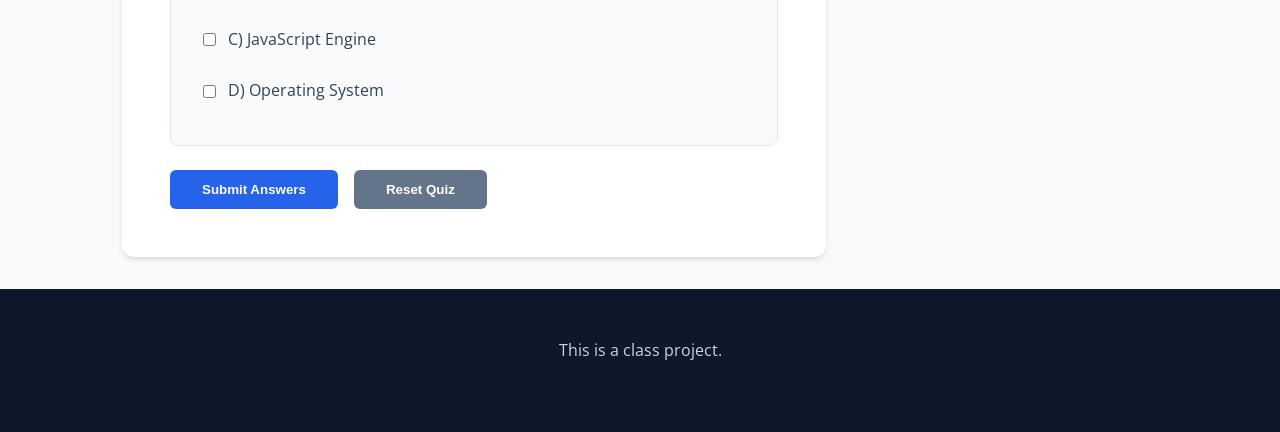
<file: quiz.html>
<!DOCTYPE html>
<html lang="en">
<head>
    <meta charset="UTF-8">
    <meta name="viewport" content="width=device-width, initial-scale=1.0">
    <title>Web Browser Research - Quiz</title>
    <!-- Link Inter font from google server -->
    <link href="https://fonts.googleapis.com/css2?family=Open+Sans:ital,wght@0,300..800;1,300..800&display=swap" rel="stylesheet">
    <!-- Linking external stylesheet -->
    <link href="style.css" rel="stylesheet">
</head>
<body>

    <header>
        <input type="checkbox" id="menu-toggle" class="menu-toggle"><label for="menu-toggle" class="hamburger"><span></span><span></span><span></span></label><nav>
           <ul class="nav-links">
                <li><a href="index.html">Home</a></li>
                <li><a href="browser-features-and-security.html">Browser Features and Security</a></li>
                <li><a href="browser-history.html">Browser History</a></li>
                <li><a href="key-concepts.html">Key Concepts</a></li>
                <li><a href="references.html">References</a></li>
                <li><a href="about-me.html">About Me</a></li>
                <li><a href="quiz.html" class="active">Quiz</a></li>
            </ul>
        </nav>
    </header>
    
    <div class="container">
        <main class="main-content">
            <h1>Web Browser Quiz</h1>
            <p>Test your knowledge of web browser fundamentals.</p>
            
            <div id="quiz-form" class="quiz-container">
                
                <!-- 1. Fill in the blank -->
                <div class="question-block">
                    <p class="question-text">1. A web browser sends requests over the internet to a __________ to load web pages.</p>
                    <p style="font-size: 0.85rem; color: var(--text-muted); margin-bottom: 0.5rem;">(Hint: It hosts website content)</p>
                    <input type="text" id="q1-blank" class="text-input" placeholder="Enter answer here...">
                </div>

                <!-- 2. Multiple Choice -->
                <div class="question-block">
                    <p class="question-text">2. Which of the following is a web browser?</p>
                    <label class="option-item"><input type="radio" name="q2" value="A"> A) Windows</label>
                    <label class="option-item"><input type="radio" name="q2" value="B"> B) Chrome</label>
                    <label class="option-item"><input type="radio" name="q2" value="C"> C) Linux</label>
                    <label class="option-item"><input type="radio" name="q2" value="D"> D) Excel</label>
                </div>

                <!-- 3. Multiple Choice -->
                <div class="question-block">
                    <p class="question-text">3. What does a web browser do?</p>
                    <label class="option-item"><input type="radio" name="q3" value="A"> A) Creates games</label>
                    <label class="option-item"><input type="radio" name="q3" value="B"> B) Displays web pages</label>
                    <label class="option-item"><input type="radio" name="q3" value="C"> C) Stores files</label>
                    <label class="option-item"><input type="radio" name="q3" value="D"> D) Edits videos</label>
                </div>

                <!-- 4. Multiple Choice -->
                <div class="question-block">
                    <p class="question-text">4. Which component runs JavaScript?</p>
                    <label class="option-item"><input type="radio" name="q4" value="A"> A) Networking</label>
                    <label class="option-item"><input type="radio" name="q4" value="B"> B) JavaScript Engine</label>
                    <label class="option-item"><input type="radio" name="q4" value="C"> C) Data Storage</label>
                    <label class="option-item"><input type="radio" name="q4" value="D"> D) User Interface</label>
                </div>

                <!-- 5. Multi-Selection -->
                <div class="question-block">
                    <p class="question-text">5. Which are parts of a web browser? (Select all that apply)</p>
                    <label class="option-item"><input type="checkbox" name="q5" value="A"> A) User Interface</label>
                    <label class="option-item"><input type="checkbox" name="q5" value="B"> B) Rendering Engine</label>
                    <label class="option-item"><input type="checkbox" name="q5" value="C"> C) JavaScript Engine</label>
                    <label class="option-item"><input type="checkbox" name="q5" value="D"> D) Operating System</label>
                </div>

                <div class="quiz-controls" style="display: flex; gap: 1rem; margin-top: 1rem;">
                    <button type="button" class="quiz-btn" onclick="checkQuiz()">Submit Answers</button>
                    <button type="button" class="quiz-btn" style="background: var(--text-muted);" onclick="resetQuiz()">Reset Quiz</button>
                </div>
            </div>

            <div id="quiz-result"></div>
        </main>

        <aside id="sidebar">
            <div class="sidebar-card">
                <h2>Quiz Instructions</h2>
                <ul style="font-size: 0.85rem; padding-left: 1.2rem; list-style-type: disc;">
                    <li>Ensure spelling is correct for fill-in-the-blank questions.</li>
                    <li>For multi-select questions, all correct boxes must be checked.</li>
                </ul>
            </div>
            
        </aside>
    </div>
    
    <footer>        
        <p><a href="https://ksuweb.github.io/IT3203/">This is a class project.</a></p>
    </footer>

    <!-- Quiz Result Overlay -->
    <div id="result-overlay" class="result-overlay">
        <div class="result-box">
            <div class="result-header">
                <div id="result-status" class="result-status"></div>
                <div id="score-display" class="score-display"></div>
                <div class="pass-note">A minimum score of 3 is required to pass.</div>
            </div>
            
            <div id="breakdown-container" class="breakdown-container">
                <!-- Detailed results will be injected here -->
            </div>

            <button type="button" class="retake-btn" onclick="resetQuiz()">Retake / Reset Quiz</button>
        </div>
    </div>

    <script src="script.js"></script>
</body>
</html>
</file>
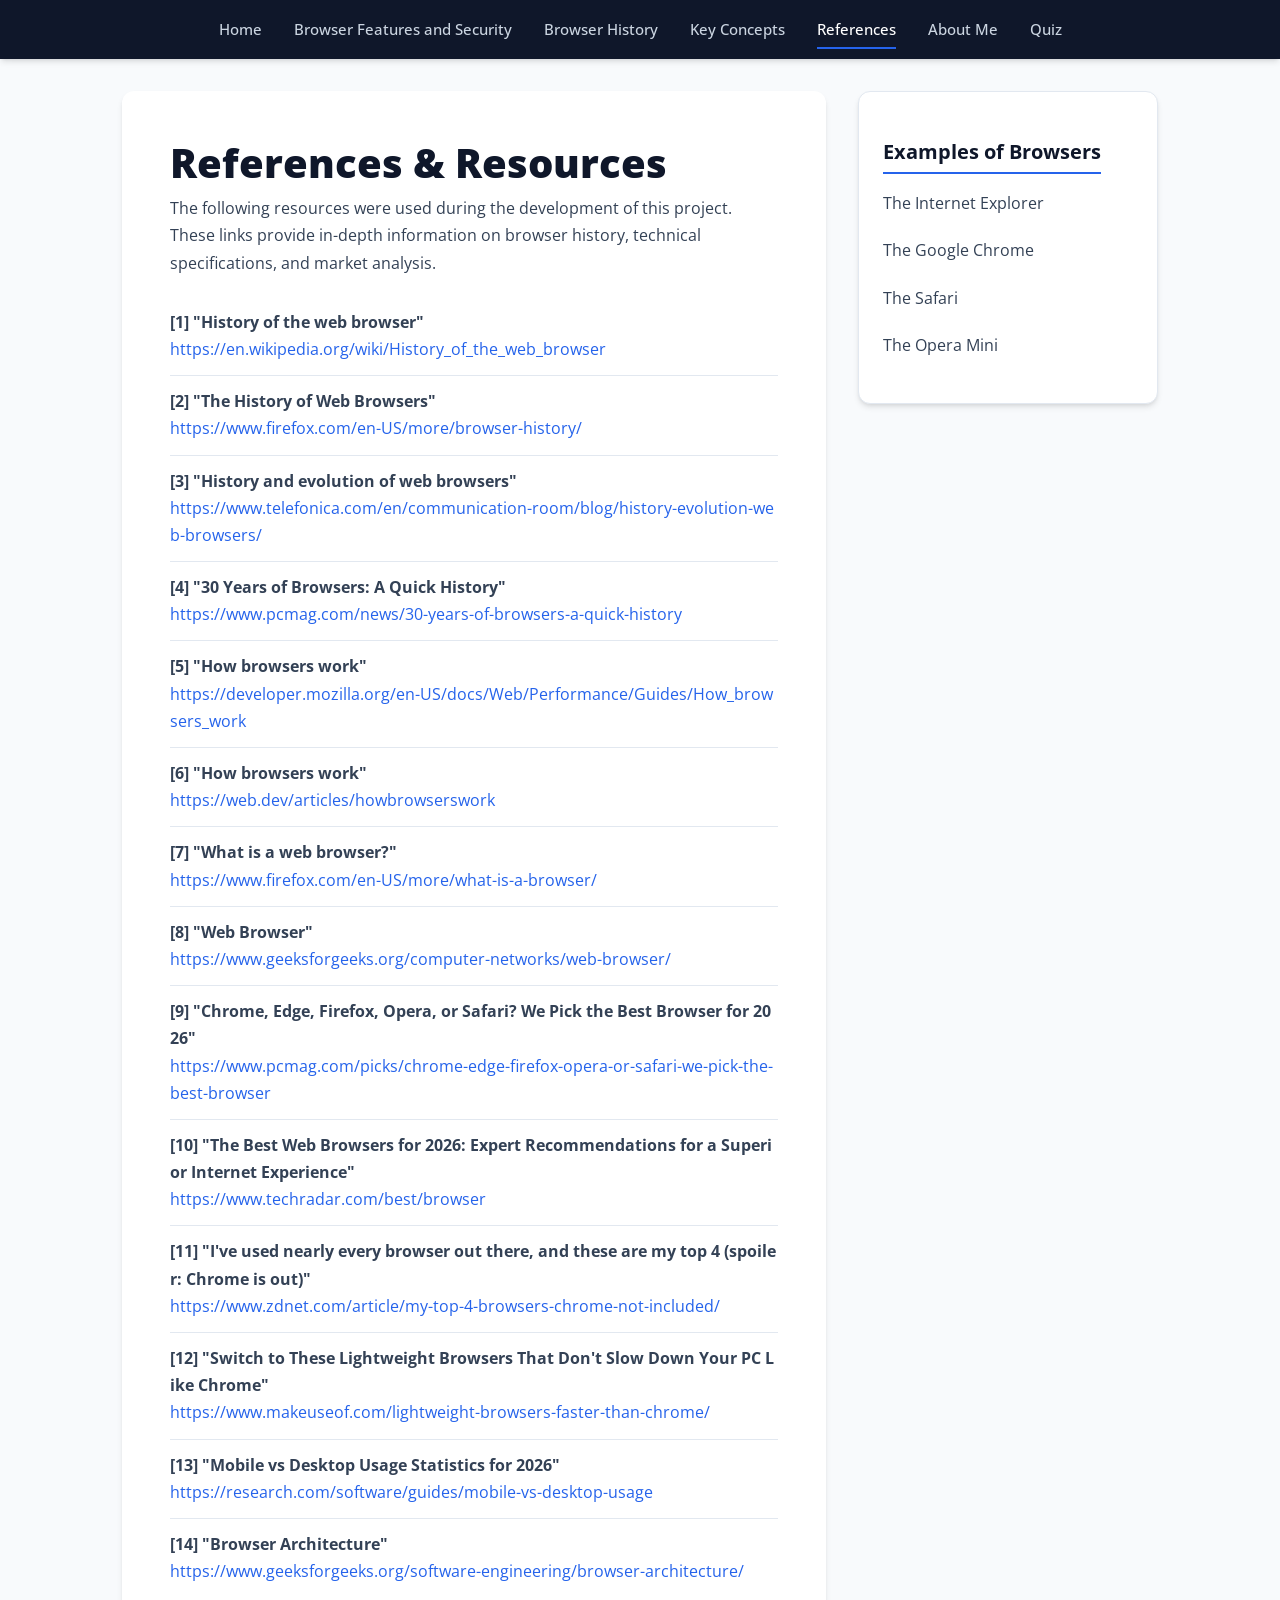
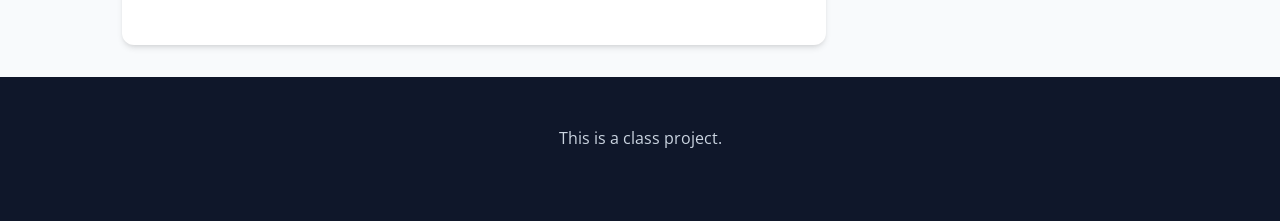
<file: references.html>
<!DOCTYPE html>
<html lang="en">

<head>
    <meta charset="UTF-8">
    <meta name="viewport" content="width=device-width, initial-scale=1.0">
    <title>Web Browser Research</title>

    <!-- Link Inter font from google server -->
    <link href="https://fonts.googleapis.com/css2?family=Open+Sans:ital,wght@0,300..800;1,300..800&display=swap"
        rel="stylesheet">
    <!-- Liniking external stylesheet -->

    <link href="style.css" rel="stylesheet">

</head>

<body>

    <header>
        <!-- Navigation Menu bar start -->
        <input type="checkbox" id="menu-toggle" class="menu-toggle"><label for="menu-toggle" class="hamburger"><span></span><span></span><span></span></label><nav>
            <ul class="nav-links">
                <li><a href="index.html">Home</a></li>
                <li><a href="browser-features-and-security.html">Browser Features and Security</a></li>
                <li><a href="browser-history.html">Browser History</a></li>
                <li><a href="key-concepts.html">Key Concepts</a></li>
                <li><a href="references.html" class="active">References</a></li>
                <li><a href="about-me.html">About Me</a></li>
                <li><a href="quiz.html">Quiz</a></li>
            </ul>
        </nav>
        <!-- Navigation Menu bar end -->

    </header>

    <!-- Page Main Content start -->
    <div class="container">
        <main class="main-content">
            <h1>References & Resources</h1>
            <p>The following resources were used during the development of this project. These links
                provide in-depth information on browser history, technical specifications, and market analysis.</p>

            <ul class="reference-list">
                <li>
                    <strong>[1] "History of the web browser"</strong><br>
                    <a href="https://en.wikipedia.org/wiki/History_of_the_web_browser"
                        target="_blank">https://en.wikipedia.org/wiki/History_of_the_web_browser</a>
                </li>
                <li>
                    <strong>[2] "The History of Web Browsers"</strong><br>
                    <a href="https://www.firefox.com/en-US/more/browser-history/"
                        target="_blank">https://www.firefox.com/en-US/more/browser-history/</a>
                </li>
                <li>
                    <strong>[3] "History and evolution of web browsers"</strong><br>
                    <a href="https://www.telefonica.com/en/communication-room/blog/history-evolution-web-browsers/"
                        target="_blank">https://www.telefonica.com/en/communication-room/blog/history-evolution-web-browsers/</a>
                </li>
                <li>
                    <strong>[4] "30 Years of Browsers: A Quick History"</strong><br>
                    <a href="https://www.pcmag.com/news/30-years-of-browsers-a-quick-history"
                        target="_blank">https://www.pcmag.com/news/30-years-of-browsers-a-quick-history</a>
                </li>
                <li>
                    <strong>[5] "How browsers work"</strong><br>
                    <a href="https://developer.mozilla.org/en-US/docs/Web/Performance/Guides/How_browsers_work"
                        target="_blank">https://developer.mozilla.org/en-US/docs/Web/Performance/Guides/How_browsers_work</a>
                </li>
                <li>
                    <strong>[6] "How browsers work"</strong><br>
                    <a href="https://web.dev/articles/howbrowserswork"
                        target="_blank">https://web.dev/articles/howbrowserswork</a>
                </li>
                <li>
                    <strong>[7] "What is a web browser?"</strong><br>
                    <a href="https://www.firefox.com/en-US/more/what-is-a-browser/"
                        target="_blank">https://www.firefox.com/en-US/more/what-is-a-browser/</a>
                </li>
                <li>
                    <strong>[8] "Web Browser"</strong><br>
                    <a href="https://www.geeksforgeeks.org/computer-networks/web-browser/"
                        target="_blank">https://www.geeksforgeeks.org/computer-networks/web-browser/</a>
                </li>
                <li>
                    <strong>[9] "Chrome, Edge, Firefox, Opera, or Safari? We Pick the Best Browser for
                        2026"</strong><br>
                    <a href="https://www.pcmag.com/picks/chrome-edge-firefox-opera-or-safari-we-pick-the-best-browser"
                        target="_blank">https://www.pcmag.com/picks/chrome-edge-firefox-opera-or-safari-we-pick-the-best-browser</a>
                </li>
                <li>
                    <strong>[10] "The Best Web Browsers for 2026: Expert Recommendations for a Superior Internet
                        Experience"</strong><br>
                    <a href="https://www.techradar.com/best/browser"
                        target="_blank">https://www.techradar.com/best/browser</a>
                </li>
                <li>
                    <strong>[11] "I've used nearly every browser out there, and these are my top 4 (spoiler: Chrome is
                        out)"</strong><br>
                    <a href="https://www.zdnet.com/article/my-top-4-browsers-chrome-not-included/"
                        target="_blank">https://www.zdnet.com/article/my-top-4-browsers-chrome-not-included/</a>
                </li>
                <li>
                    <strong>[12] "Switch to These Lightweight Browsers That Don't Slow Down Your PC Like
                        Chrome"</strong><br>
                    <a href="https://www.makeuseof.com/lightweight-browsers-faster-than-chrome/"
                        target="_blank">https://www.makeuseof.com/lightweight-browsers-faster-than-chrome/</a>
                </li>
                <li>
                    <strong>[13] "Mobile vs Desktop Usage Statistics for 2026"</strong><br>
                    <a href="https://research.com/software/guides/mobile-vs-desktop-usage"
                        target="_blank">https://research.com/software/guides/mobile-vs-desktop-usage</a>
                </li>
                <li>
                    <strong>[14] "Browser Architecture"</strong><br>
                    <a href="https://www.geeksforgeeks.org/software-engineering/browser-architecture/"
                        target="_blank">https://www.geeksforgeeks.org/software-engineering/browser-architecture/</a>
                </li>
            </ul>
        </main>

        <aside id="sidebar">
            <div class="sidebar-card">
                <h2>Examples of Browsers</h2>
                <p>The Internet Explorer</p>
                <p>The Google Chrome</p>
                <p>The Safari</p>
                <p>The Opera Mini</p>
            </div>    
        </aside>
    </div>

    
    <footer>
        <p><a href="https://ksuweb.github.io/IT3203/">This is a class project.</a></p>
    </footer>


</body>

</html>
</file>
<file: style.css>
:root {
    /* Professional Color Palette - Refined Slate & Indigo */
    --primary: #0f172a;       /* Deep Slate - Headings/Header */
    --primary-light: #1e293b; /* Lighter Slate - Subheadings */
    --accent: #2563eb;        /* Professional Blue - Links/Buttons */
    --accent-hover: #1d4ed8;  /* Darker Blue for hover */
    --bg-main: #f8fafc;       /* Near White - Page Background */
    --bg-card: #ffffff;       /* Pure White - Content Background */
    --text-main: #334155;     /* Slate Grey - Body Text */
    --text-muted: #64748b;    /* Lighter Slate - References/Captions */
    --border: #e2e8f0;        /* Subtle Border */
    --max-width: 1100px;
    --shadow: 0 4px 6px -1px rgb(0 0 0 / 0.1), 0 2px 4px -2px rgb(0 0 0 / 0.1);
    --transition: all 0.3s ease;
}

/* --- Reset & Base --- */
* {
    box-sizing: border-box;
    margin: 0;
    padding: 0;
}

html {
    scroll-behavior: smooth;
}

body {
    font-family: 'Open Sans', system-ui, -apple-system, sans-serif;
    background-color: var(--bg-main);
    color: var(--text-main);
    line-height: 1.7;
    min-height: 100vh;
    display: flex;
    flex-direction: column;
}

/* --- Header & Navigation --- */
header {
    background-color: var(--primary);
    color: white;
    padding: 1rem 0;
    position: sticky;
    top: 0;
    z-index: 1000;
    box-shadow: var(--shadow);
}

nav {
    max-width: var(--max-width);
    margin: 0 auto;
    padding: 0 2rem;
    display: flex;
    justify-content: center;
}

.nav-links {
    list-style: none;
    display: flex;
    gap: 2rem;
    flex-wrap: wrap;
    justify-content: center;
}

.nav-links a {
    color: #cbd5e1;
    text-decoration: none;
    font-size: 0.95rem;
    font-weight: 500;
    padding: 0.5rem 0;
    transition: var(--transition);
    border-bottom: 2px solid transparent;
}

.nav-links a:hover,
.nav-links a.active {
    color: white;
    border-bottom-color: var(--accent);
    text-decoration: none;
}

/* --- Main Layout --- */
.container {
    max-width: var(--max-width);
    margin: 2rem auto;
    padding: 0 2rem;
    display: grid;
    grid-template-columns: 1fr 300px;
    gap: 2rem;
    flex: 1;
}

.main-content {
    background: var(--bg-card);
    padding: 3rem;
    border-radius: 12px;
    box-shadow: var(--shadow);
    min-width: 0; /* Prevents grid/flex items from expanding beyond container */
    overflow-wrap: break-word;
    word-wrap: break-word;
}

#sidebar {
    display: flex;
    flex-direction: column;
    gap: 1.5rem;
}

.sidebar-card {
    background: var(--bg-card);
    padding: 1.5rem;
    border-radius: 12px;
    box-shadow: var(--shadow);
    border: 1px solid var(--border);
}

.sidebar-card h2 {
    font-size: 1.25rem;
    margin-bottom: 1rem;
    border-bottom: 2px solid var(--accent);
    padding-bottom: 0.5rem;
    display: inline-block;
}

.sidebar-card ul {
    list-style: none;
}

.sidebar-card li {
    padding: 0.5rem 0;
    border-bottom: 1px solid var(--border);
    font-size: 0.9rem;
}

.sidebar-card li:last-child {
    border-bottom: none;
}

/* --- Typography --- */
h1, h2, h3 {
    color: var(--primary);
    margin-bottom: 1rem;
    line-height: 1.2;
}

h1 {
    font-size: 2.5rem;
    font-weight: 800;
    margin-bottom: 0.5rem;
}

h1 + h3 {
    margin-top: 0;
    color: var(--text-muted);
    font-weight: 400;
    font-size: 1.4rem;
    margin-bottom: 2rem;
}

h2 {
    font-size: 1.8rem;
    margin-top: 1.5rem;
    padding-bottom: 0.5rem;
    border-bottom: 2px solid var(--border);
}

h3 {
    font-size: 1.3rem;
    margin-top: 1.5rem;
}

p {
    margin-bottom: 1.25rem;
}

a {
    color: var(--accent);
    text-decoration: none;
    transition: var(--transition);
}

a:hover {
    color: var(--accent-hover);
    text-decoration: underline;
}

/* --- Images --- */
.img-wrapper {
    margin: 2rem 0;
    text-align: center;
}

.center-img {
    max-width: 100%;
    height: auto;
    border-radius: 8px;
    box-shadow: var(--shadow);
}

.img-wrapper p {
    font-size: 0.85rem;
    color: var(--text-muted);
    margin-top: 0.5rem;
    font-style: italic;
}

/* --- Tables --- */
.table-container {
    width: 100%;
    overflow-x: auto;
    margin: 2rem 0;
    border-radius: 8px;
    box-shadow: 0 1px 3px rgba(0,0,0,0.1);
}

table {
    width: 100%;
    border-collapse: collapse;
    background: white;
}

th {
    background-color: var(--primary);
    color: white;
    text-align: left;
    padding: 1rem;
    font-weight: 600;
}

td {
    padding: 1rem;
    border-bottom: 1px solid var(--border);
}

tr:last-child td {
    border-bottom: none;
}

tr:nth-child(even) {
    background-color: #f1f5f9;
}

/* --- Feature item --- */

.feature-item {
    background: #f1f5f9;
    padding: 1.5rem;
    border-radius: 8px;
    border-left: 4px solid var(--accent);
    transition: var(--transition);
    margin-bottom: 10px;
}

.feature-item:hover {
    transform: translateY(-5px);
    box-shadow: var(--shadow);
}

.feature-item h3 {
    margin-top: 0;
    font-size: 1.1rem;
    margin-bottom: 0.5rem;
}

.feature-item p {
    font-size: 0.9rem;
    margin-bottom: 0;
    color: var(--text-muted);
}

/* --- References --- */
.reference-list {
    list-style: none;
}

.reference-list li {
    padding: 0.75rem 0;
    border-bottom: 1px solid var(--border);
    word-break: break-all;
}

.reference-list a {
    word-break: break-all;
    overflow-wrap: break-word;
}

.reference-list li:last-child {
    border-bottom: none;
}

/* --- Quiz --- */
.quiz-container {
    margin-top: 2rem;
}

.question-block {
    background: #f8fafc;
    padding: 1.5rem;
    border-radius: 8px;
    margin-bottom: 1.5rem;
    border: 1px solid var(--border);
}

.question-text {
    font-weight: 700;
    margin-bottom: 1rem;
    display: block;
}

.option-item {
    display: flex;
    align-items: center;
    gap: 0.75rem;
    margin-bottom: 0.5rem;
    cursor: pointer;
    padding: 0.5rem;
    border-radius: 4px;
    transition: var(--transition);
}

.option-item:hover {
    background: #f1f5f9;
}

.text-input {
    width: 100%;
    padding: 0.75rem;
    border: 1px solid var(--border);
    border-radius: 6px;
    font-size: 1rem;
    margin-top: 0.5rem;
}

.quiz-btn {
    background: var(--accent);
    color: white;
    border: none;
    padding: 0.75rem 2rem;
    border-radius: 6px;
    font-weight: 600;
    cursor: pointer;
    transition: var(--transition);
}

.quiz-btn:hover {
    background: var(--accent-hover);
    transform: translateY(-1px);
}

/* --- Quiz Result Overlay --- */
.result-overlay {
    display: none;
    position: fixed;
    top: 0;
    left: 0;
    width: 100%;
    height: 100%;
    background: rgba(15, 23, 42, 0.9);
    z-index: 2000;
    justify-content: center;
    align-items: center;
    padding: 2rem;
    overflow-y: auto;
}

.result-box {
    background: var(--bg-card);
    max-width: 800px;
    width: 100%;
    padding: 2.5rem;
    border-radius: 12px;
    box-shadow: 0 20px 25px -5px rgba(0, 0, 0, 0.2);
    position: relative;
    animation: slideIn 0.4s ease-out;
}

@keyframes slideIn {
    from { transform: translateY(20px); opacity: 0; }
    to { transform: translateY(0); opacity: 1; }
}

.result-header {
    text-align: center;
    margin-bottom: 2rem;
}

.result-status {
    font-size: 2.5rem;
    font-weight: 800;
    margin-bottom: 0.5rem;
    text-transform: uppercase;
}

.status-pass { color: #16a34a; }
.status-fail { color: #dc2626; }

.score-display {
    font-size: 1.5rem;
    font-weight: 600;
    color: var(--primary);
    margin-bottom: 1rem;
}

.pass-note {
    font-size: 0.9rem;
    color: var(--text-muted);
    font-style: italic;
    margin-bottom: 1rem;
}

.breakdown-container {
    margin-top: 2rem;
    border-top: 2px solid var(--border);
    padding-top: 1rem;
}

.breakdown-item {
    margin-bottom: 0.5rem;
    padding: 0.5rem;
    border-radius: 8px;
    border: 1px solid var(--border);
}

.breakdown-item.correct-bg { background-color: #f0fdf4; border-color: #bbf7d0; }
.breakdown-item.incorrect-bg { background-color: #fef2f2; border-color: #fecaca; }

.breakdown-q-text { font-weight: 700; margin-bottom: 0.5rem; }
.user-ans { margin-bottom: 0.25rem; }
.correct-ans { font-weight: 600; color: #16a34a; margin-bottom: 1rem;}

.text-red { color: #dc2626; font-weight: 600; }
.text-green { color: #16a34a; font-weight: 600; }

.retake-btn {
    display: block;
    margin: 2rem auto 0;
    background: var(--accent);
    color: white;
    border: none;
    padding: 0.75rem 2.5rem;
    border-radius: 6px;
    font-weight: 600;
    font-size: 1.1rem;
    cursor: pointer;
    transition: var(--transition);
}

.retake-btn:hover {
    background: var(--accent-hover);
    transform: scale(1.05);
}

/* --- Footer --- */
footer {
    background: var(--primary);
    color: #94a3b8;
    padding: 3rem 0;
    margin-top: auto;
    text-align: center;
}

footer a {
    color: #cbd5e1;
}

/* --- Responsive Enhancements --- */

/* Hamburger Icon Styles */
.menu-toggle {
    display: none;
}

.hamburger {
    display: none; /* Hidden on desktop */
    cursor: pointer;
    padding: 1rem;
    position: absolute;
    top: 50%;
    right: 1.5rem;
    transform: translateY(-50%);
    z-index: 2001; /* Above nav overlay */
}

.hamburger span {
    display: block;
    width: 25px;
    height: 3px;
    background: white;
    margin: 5px 0;
    transition: var(--transition);
    border-radius: 2px;
}

/* 1. Overall page layout - Stack on tablets/mobile */
@media (max-width: 960px) {
    .container {
        grid-template-columns: 1fr;
        padding: 0 1.5rem;
        margin: 1.5rem auto;
        gap: 1.5rem;
    }
    
    .main-content {
        padding: 2rem;
    }

    h1 {
        font-size: 2.2rem;
    }

    .sidebar-card {
        text-align: center;
    }
}

/* 2. Site menu & Mobile-specific refinements */
@media (max-width: 640px) {
    header {
        padding: 1rem 0;
        position: sticky;
        top: 0;
    }

    .hamburger {
        display: block;
    }

    /* Compact Dropdown Navigation */
    nav {
        position: absolute;
        top: 100%; /* Directly below the header */
        left: 0;
        width: 100%;
        height: auto; /* Only as tall as the links */
        background: rgba(15, 23, 42, 0.98); /* Slightly more opaque for better legibility */
        display: none;
        flex-direction: column;
        z-index: 2000;
        padding: 1rem 0; /* Vertical padding only */
        backdrop-filter: blur(8px);
        border-top: 1px solid rgba(255, 255, 255, 0.1);
        box-shadow: 0 10px 15px -3px rgba(0, 0, 0, 0.3);
    }

    .nav-links {
        flex-direction: column;
        gap: 0; /* Remove gap, use padding for control */
        text-align: center;
        width: 100%;
    }

    .nav-links li {
        width: 100%;
        border-bottom: 1px solid rgba(255, 255, 255, 0.05);
    }

    .nav-links li:last-child {
        border-bottom: none;
    }

    .nav-links a {
        font-size: 1.1rem;
        font-weight: 500;
        color: #cbd5e1; /* Muted color for inactive links */
        display: block;
        padding: 0.8rem;
        border-bottom: none; /* Remove desktop underline */
    }

    .nav-links a.active {
        color: white;
        background: rgba(37, 99, 235, 0.2); /* Subtle blue tint */
        border-left: 4px solid var(--accent); /* Prominent left indicator */
        border-bottom: none;
    }

    .nav-links a:hover {
        background: rgba(255, 255, 255, 0.05);
        text-decoration: none;
    }

    /* Toggle State using Checkbox */
    .menu-toggle:checked ~ nav {
        display: flex;
        animation: fadeIn 0.3s ease;
    }

    /* Animate Hamburger to 'X' */
    .menu-toggle:checked + .hamburger span:nth-child(1) {
        transform: translateY(8px) rotate(45deg);
    }
    .menu-toggle:checked + .hamburger span:nth-child(2) {
        opacity: 0;
    }
    .menu-toggle:checked + .hamburger span:nth-child(3) {
        transform: translateY(-8px) rotate(-45deg);
    }

    /* Prevent body scroll when menu is open (using modern CSS :has selector) */
    body:has(.menu-toggle:checked) {
        overflow: hidden;
    }

    @keyframes fadeIn {
        from { opacity: 0; transform: translateY(-10px); }
        to { opacity: 1; transform: translateY(0); }
    }

    .main-content {
        padding: 1.5rem;
        border-radius: 8px;
    }

    h1 {
        font-size: 1.8rem;
    }
    /* ... (rest of mobile styles) */

    h1 + h3 {
        font-size: 1.1rem;
        margin-bottom: 1.5rem;
    }

    h2 {
        font-size: 1.4rem;
    }

    /* 3. Images and Tables in articles */
    .img-wrapper {
        margin: 1.25rem -1.5rem; /* Full width images on small screens */
        background: #f1f5f9; /* Subtle background for better contrast */
        padding: 0.5rem 0;
    }

    .center-img {
        border-radius: 0;
        width: auto;
        max-width: 100%; /* Ensure it never exceeds viewport */
        max-height: 250px; /* Cap height to prevent pushing content too far down */
        height: auto;
        display: block;
        margin: 0 auto;
    }

    .img-wrapper p {
        margin-top: 0.25rem;
        margin-bottom: 0.25rem;
    }

    table {
        font-size: 0.75rem; /* Smaller font for better column fit */
        display: table;
        width: 100%;
        min-width: 500px; /* Reduced from 600px for better fit */
        border-collapse: collapse;
    }

    th, td {
        padding: 0.5rem 0.3rem; /* Compact padding */
        line-height: 1.3;
    }

    th, td {
        padding: 0.75rem 0.5rem;
    }

    /* 4. Quiz form and its controls */
    .option-item {
        padding: 1rem; /* Much larger touch target */
        background: #f1f5f9;
        border: 1px solid var(--border);
        border-radius: 8px;
        margin-bottom: 0.75rem;
    }

    .option-item:active {
        background: #e2e8f0;
    }

    .quiz-controls {
        flex-direction: column;
        gap: 0.75rem;
    }

    .quiz-btn {
        width: 100%;
        padding: 1rem;
    }

    /* Result overlay refinements */
    .result-box {
        padding: 1rem;
        margin: 0.5rem;
    }

    .result-header {
        margin-bottom: 1rem;
    }

    .result-status {
        font-size: 1.5rem; /* Reduced from 1.8rem */
        margin-bottom: 0.25rem;
    }

    .score-display {
        font-size: 1.1rem; /* Reduced from 1.2rem */
        margin-bottom: 0.5rem;
    }

    .pass-note {
        font-size: 0.8rem;
        margin-bottom: 0.5rem;
    }

    .breakdown-container {
        margin-top: 1rem;
        padding-top: 0.5rem;
    }

    .breakdown-item {
        margin-bottom: 0.4rem;
        padding: 0.4rem;
        font-size: 0.85rem; /* Smaller text for breakdown */
    }

    .breakdown-q-text {
        margin-bottom: 0.2rem;
    }

    .user-ans, .correct-ans {
        margin-bottom: 0.15rem;
    }

    .retake-btn {
        margin-top: 1rem;
        padding: 0.6rem 1.5rem;
        font-size: 1rem;
    }
}

/* Optimization for very small devices */
@media (max-width: 400px) {
    h1 {
        font-size: 1.5rem;
    }

    .main-content {
        padding: 1rem;
    }

    .nav-links {
        gap: 1rem;
    }
}
</file>
